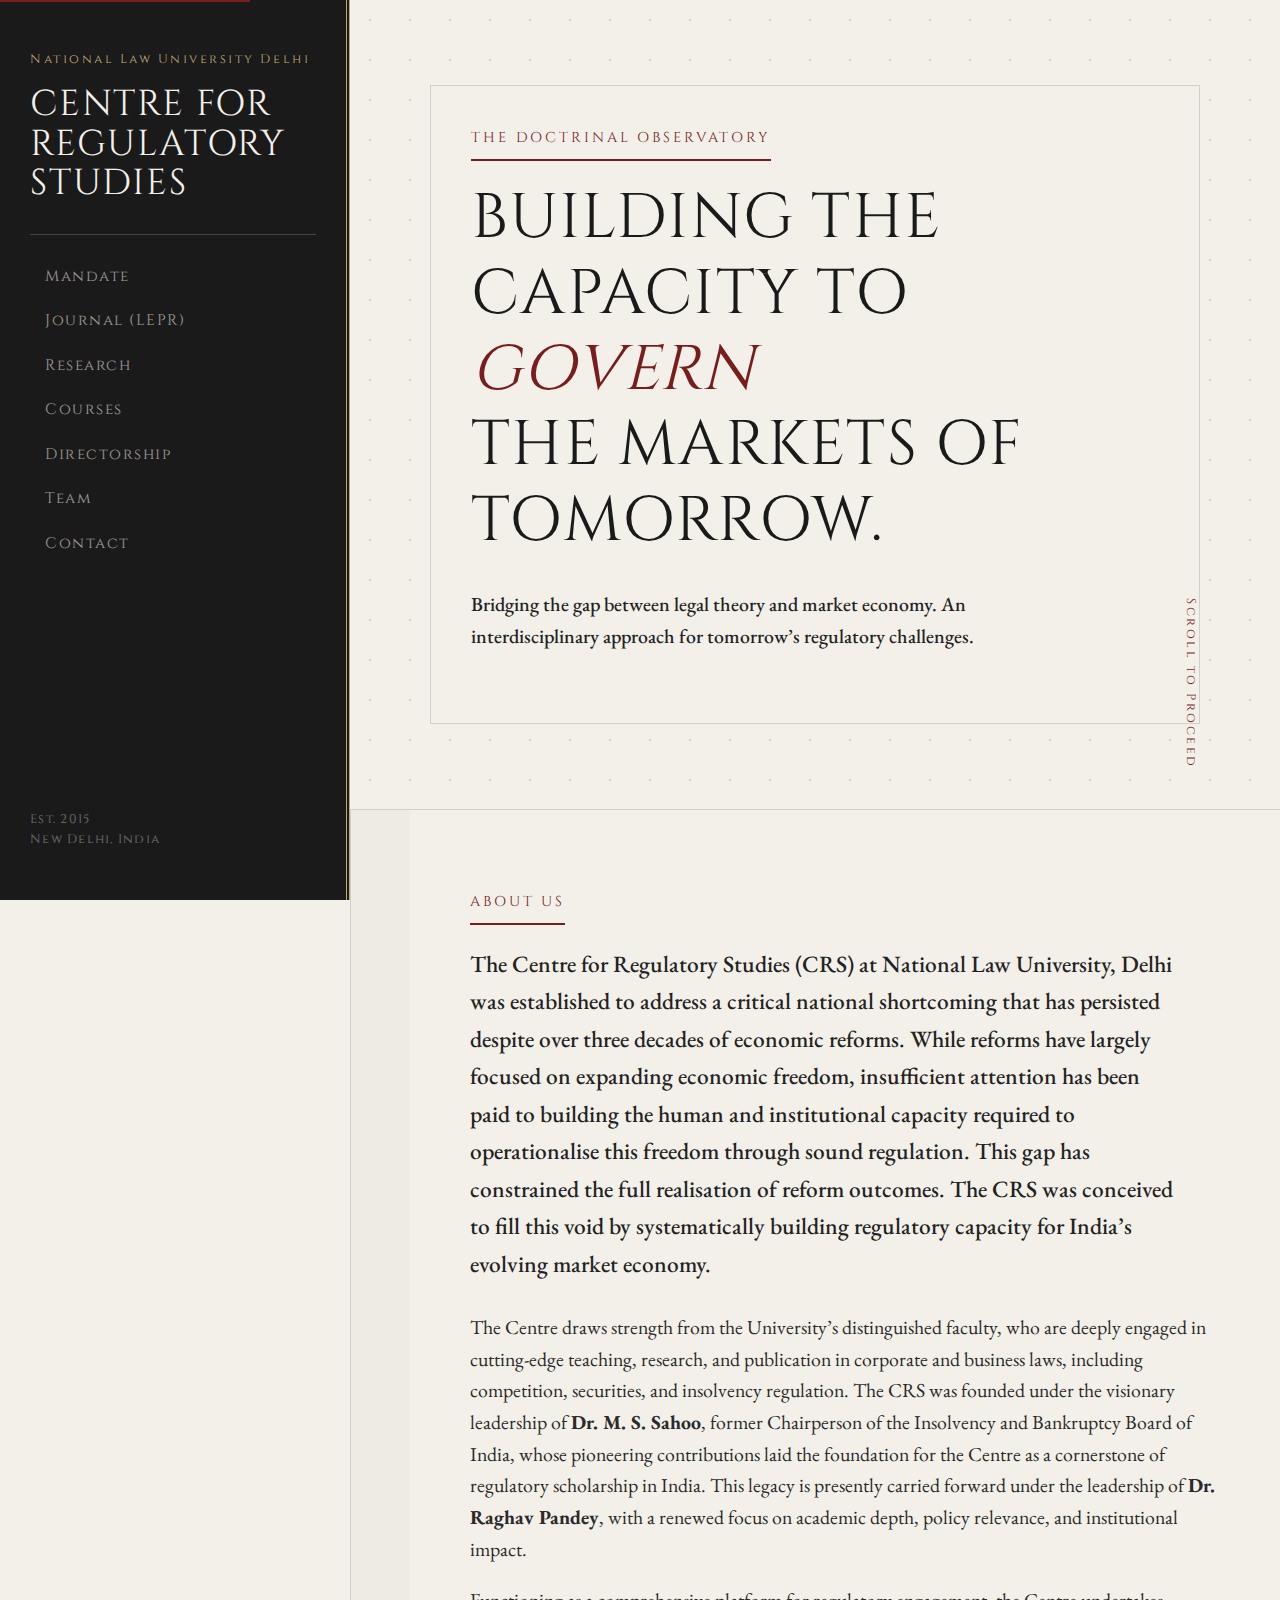
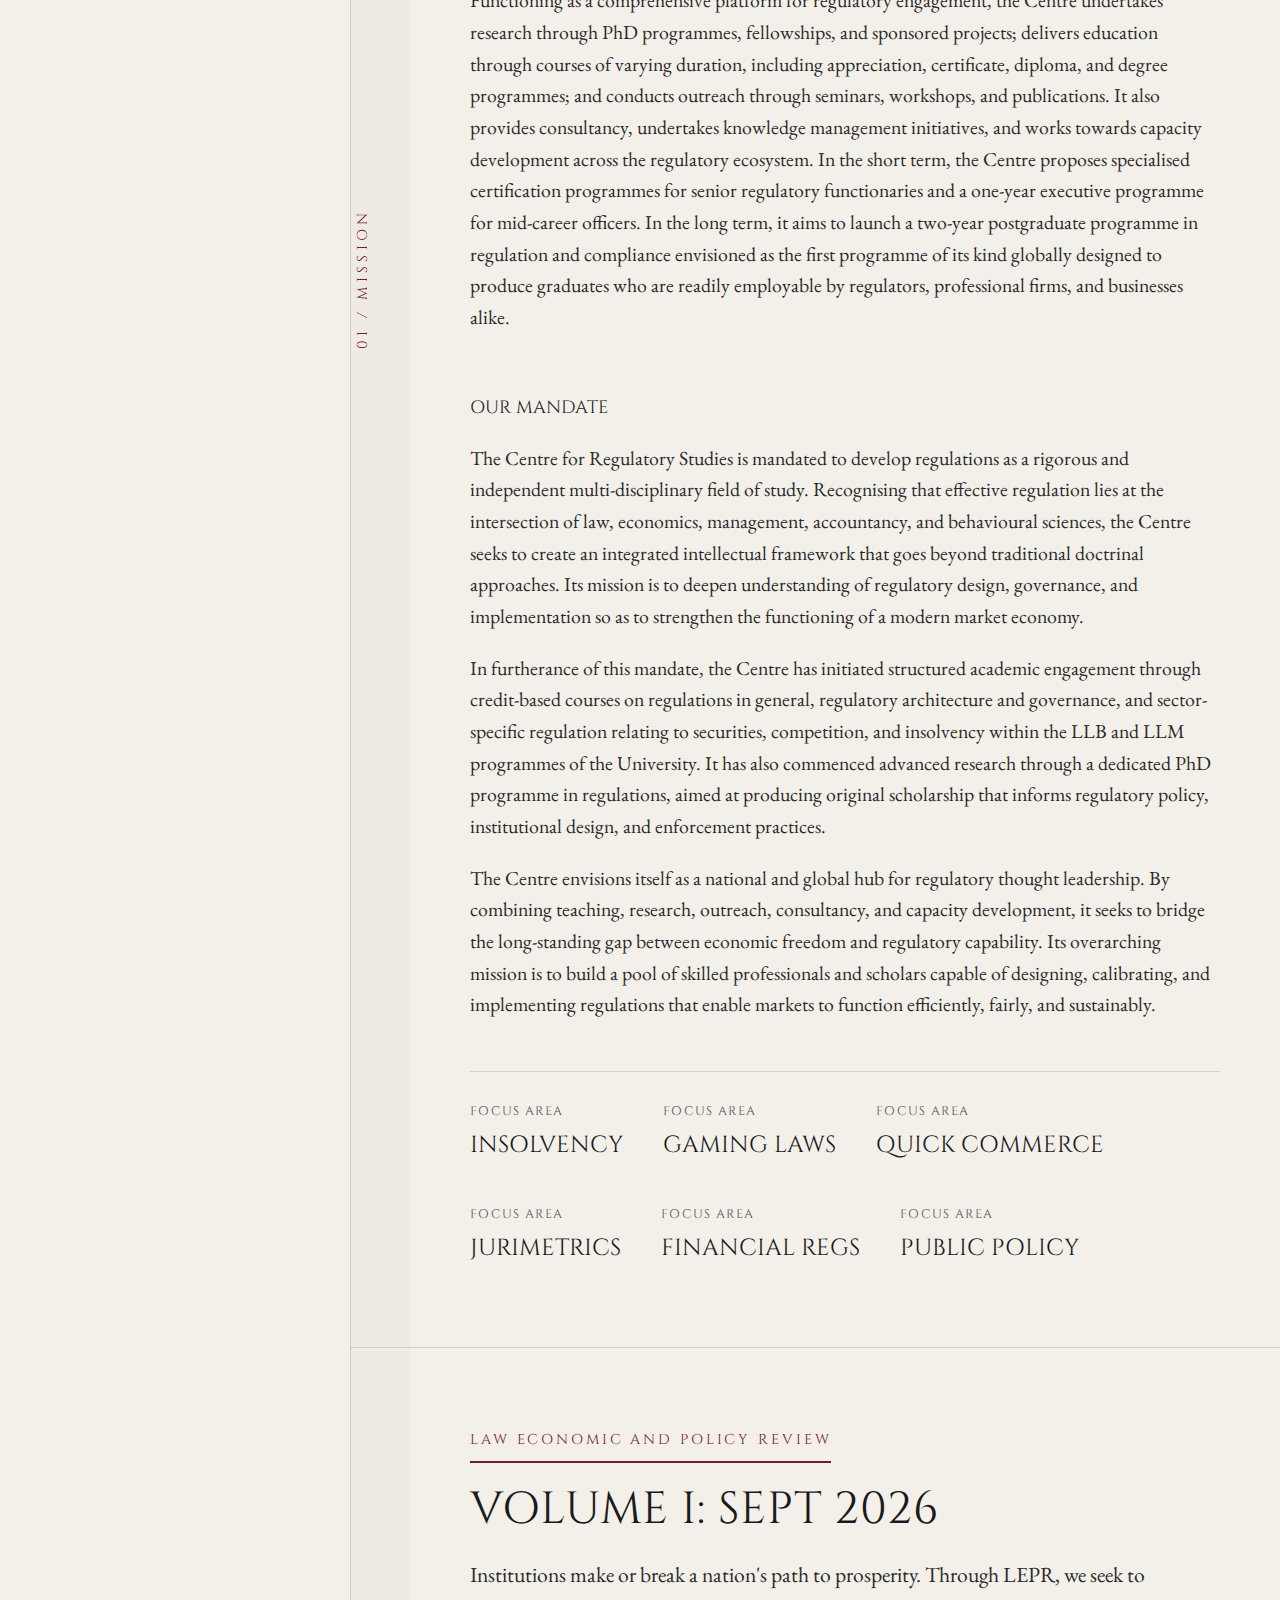
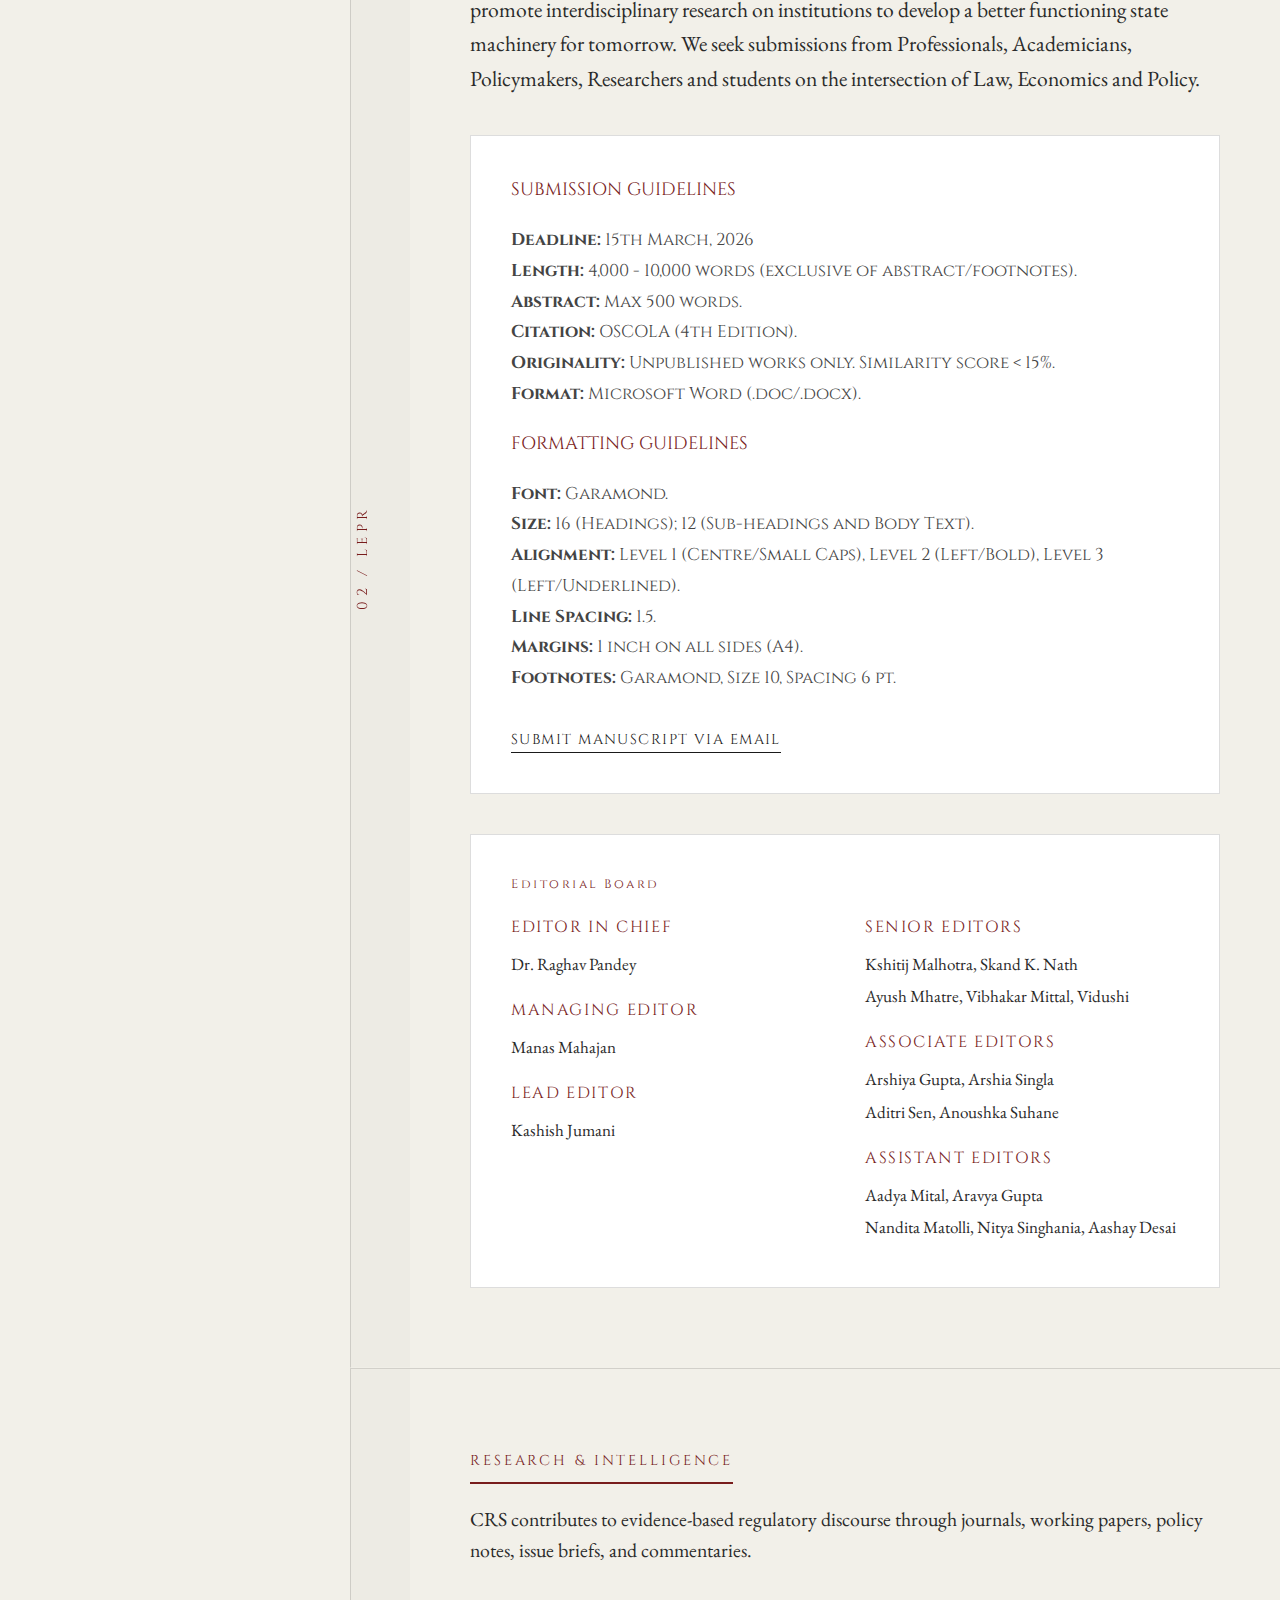
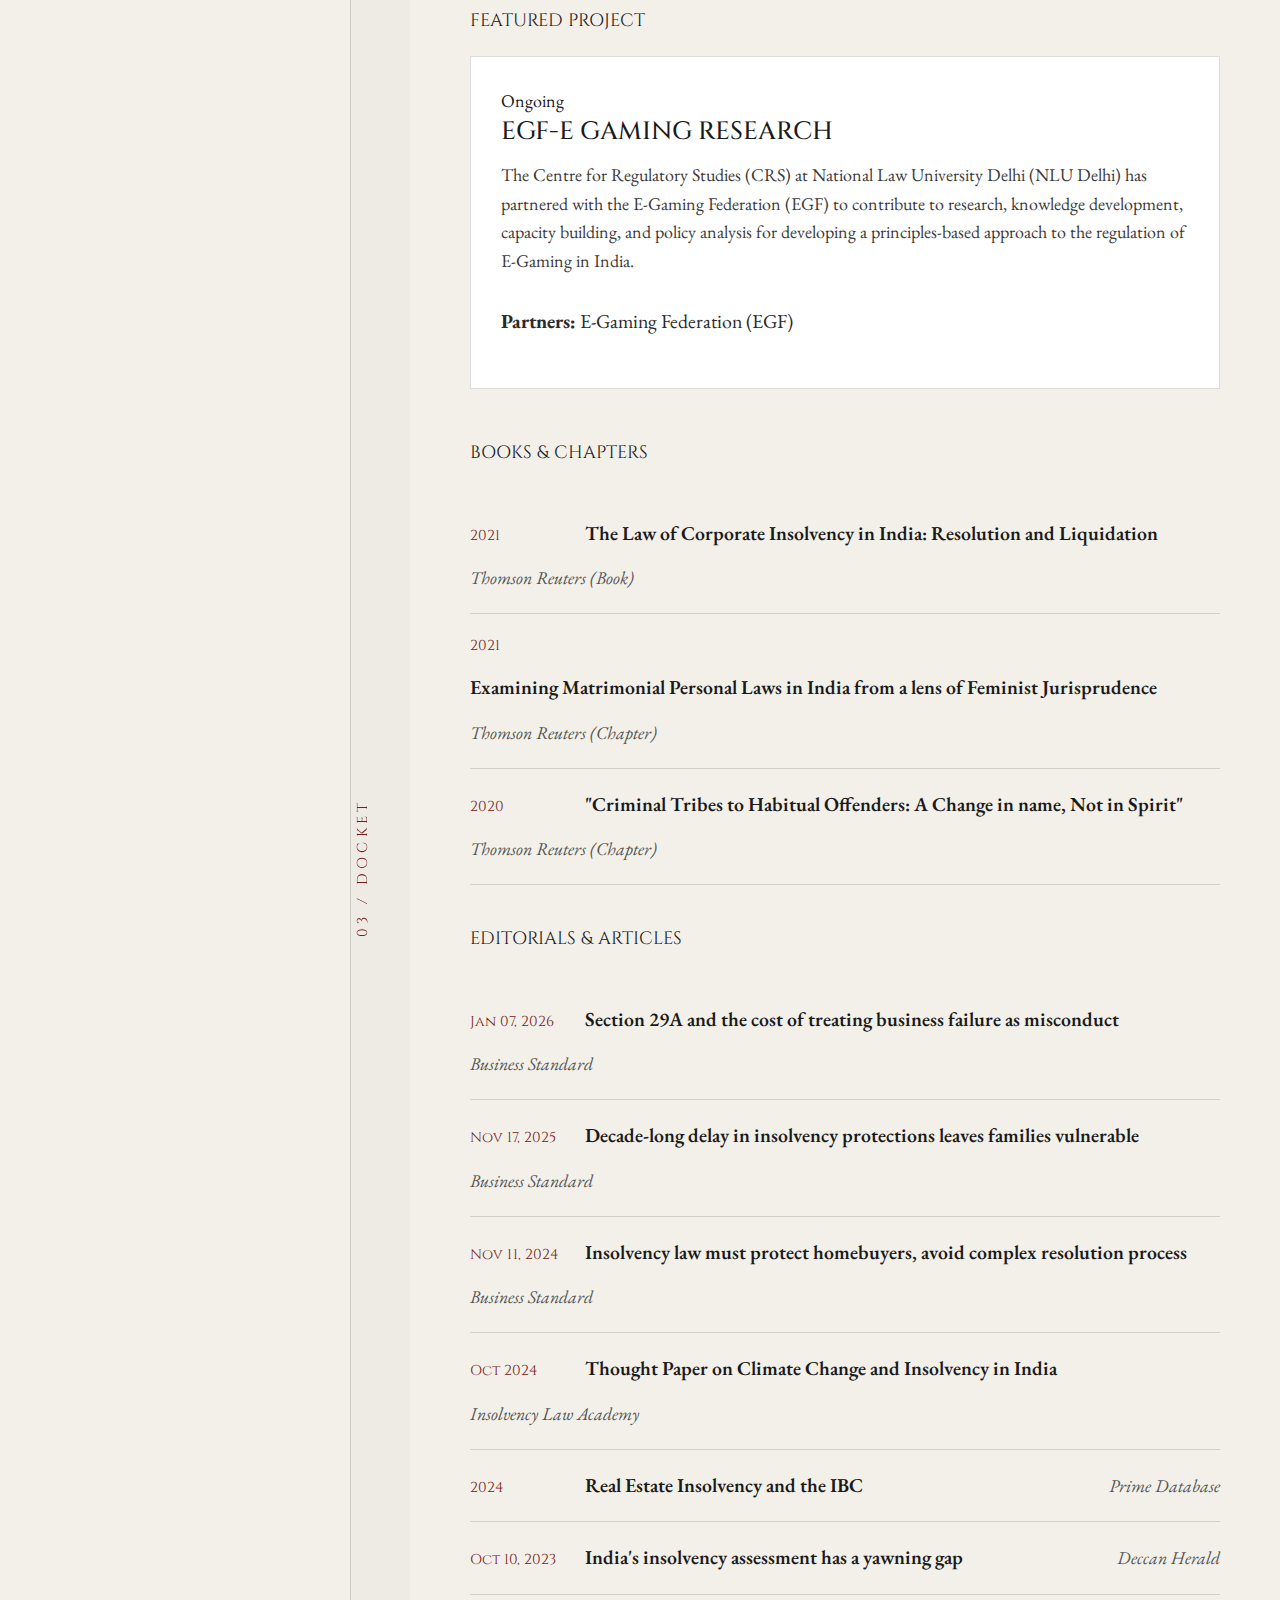
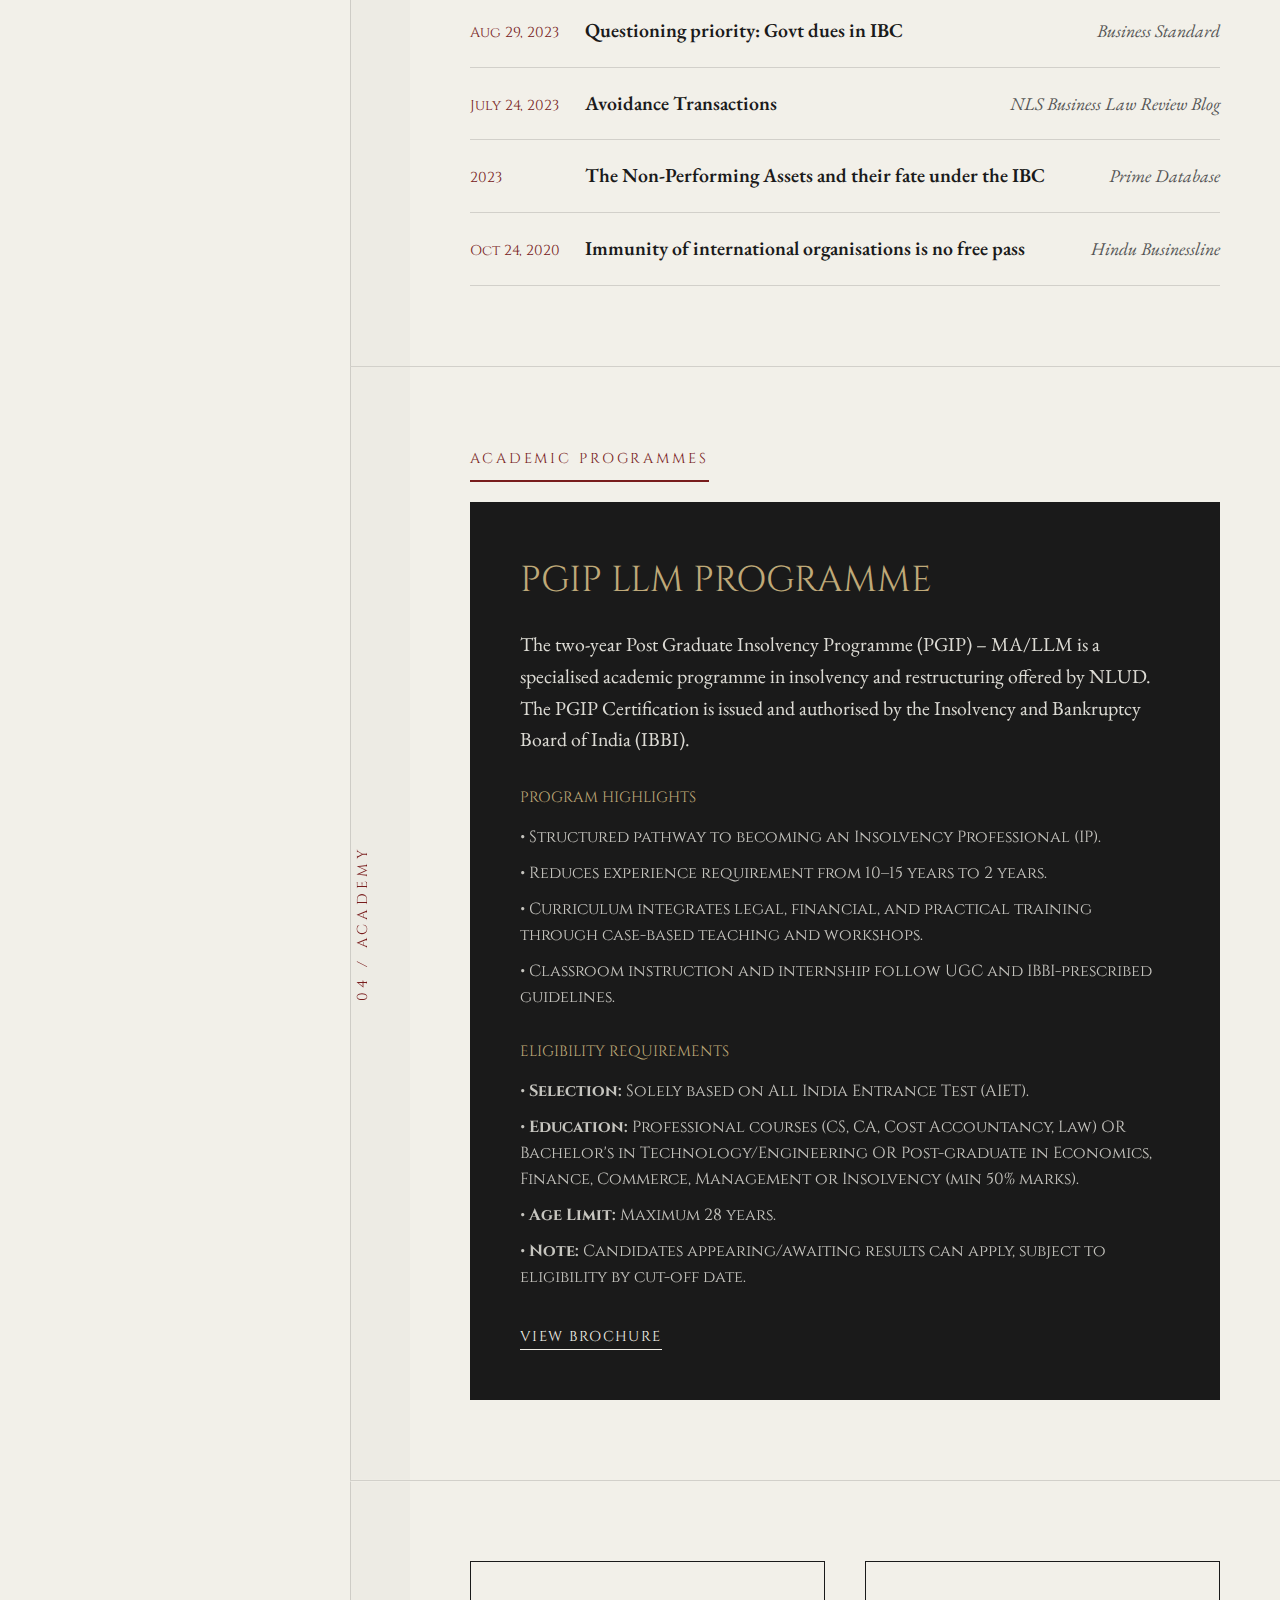
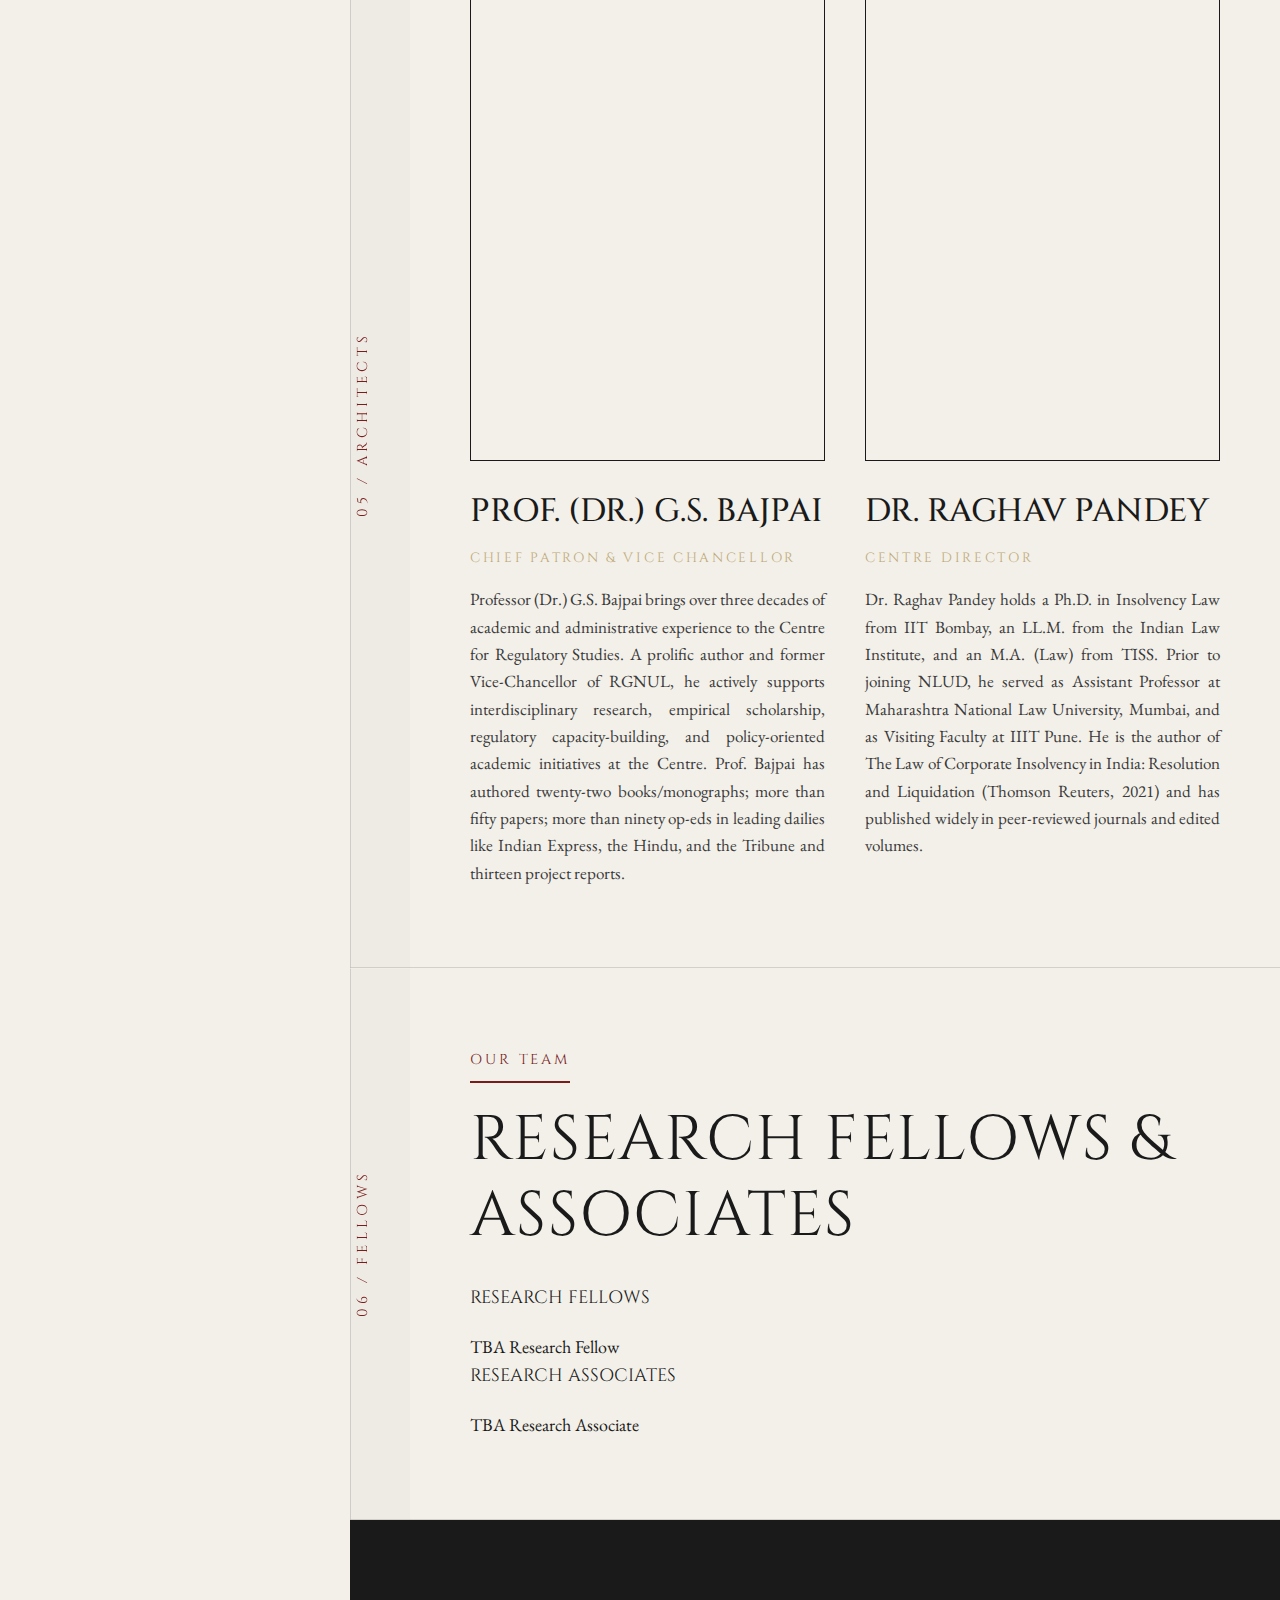
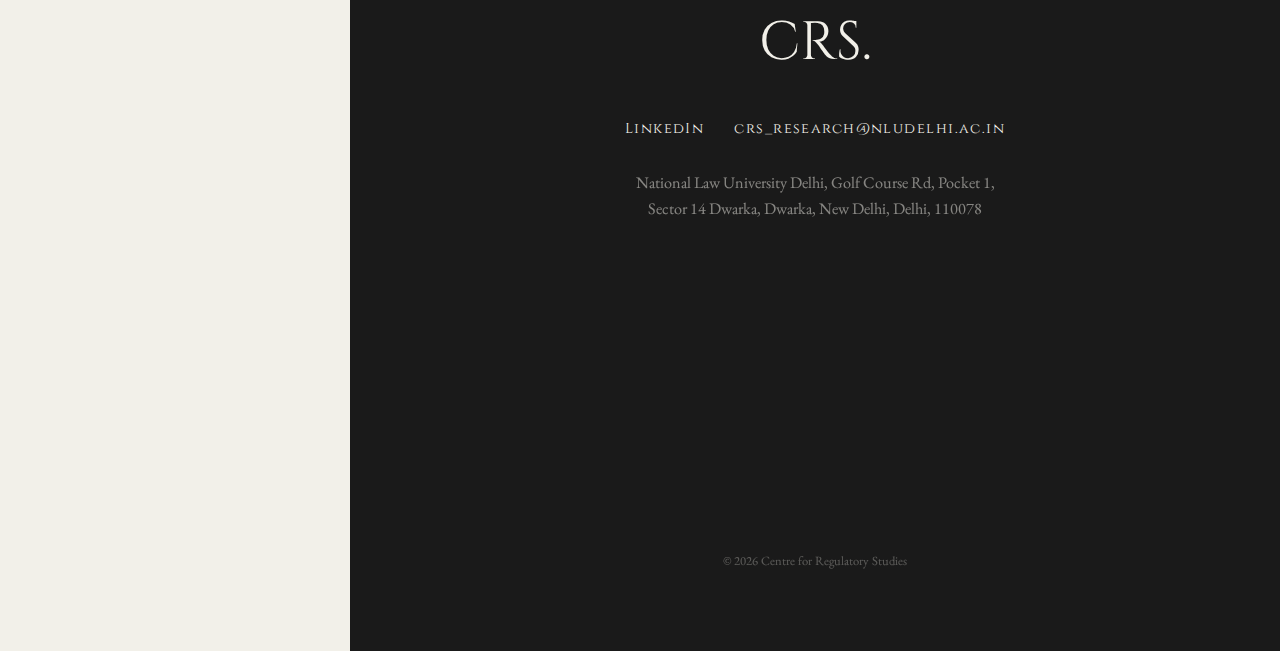
<file: index.html>
<!DOCTYPE html>
<html lang="en">
<head>
    <meta charset="UTF-8">
    <meta name="viewport" content="width=device-width, initial-scale=1.0">
    <title>Centre for Regulatory Studies | NLU Delhi</title>

    <!-- Favicon -->
    <link rel="icon" type="image/svg+xml" href="favicon.svg">

    <!-- SEO Meta Tags -->
    <meta name="description" content="Centre for Regulatory Studies at National Law University Delhi - Building capacity for sound economic regulation through research, LEPR journal, PGIP LLM programs, and policy analysis on insolvency, e-gaming, and financial regulation.">
    <meta name="keywords" content="regulatory studies, insolvency law, PGIP LLM, NLU Delhi, e-gaming regulation, LEPR journal, economic regulation, policy research">
    <meta name="author" content="Centre for Regulatory Studies, NLU Delhi">
    <link rel="canonical" href="https://www.regulatorystudies.in/">

    <!-- Open Graph / Social Media Meta Tags -->
    <meta property="og:type" content="website">
    <meta property="og:url" content="https://www.regulatorystudies.in/">
    <meta property="og:title" content="Centre for Regulatory Studies | NLU Delhi">
    <meta property="og:description" content="Building capacity for sound economic regulation through interdisciplinary research, academic programs, and policy analysis.">
    <meta property="og:site_name" content="Centre for Regulatory Studies">

    <!-- Twitter Card Meta Tags -->
    <meta name="twitter:card" content="summary_large_image">
    <meta name="twitter:title" content="Centre for Regulatory Studies | NLU Delhi">
    <meta name="twitter:description" content="Building capacity for sound economic regulation through research and education.">

    <!-- Fonts: Cinzel (Roman Authority), EB Garamond (The Text) -->
    <link href="https://fonts.googleapis.com/css2?family=Cinzel:wght@400;500;700;900&family=EB+Garamond:ital,wght@0,400;0,500;0,600;1,400;1,500&display=swap" rel="stylesheet">
    <!-- FontAwesome -->
    <link rel="stylesheet" href="https://cdnjs.cloudflare.com/ajax/libs/font-awesome/6.4.0/css/all.min.css">

    <!-- External Stylesheet -->
    <link rel="stylesheet" href="styles.css">

    <!-- Schema.org Structured Data -->
    <script type="application/ld+json">
    {
      "@context": "https://schema.org",
      "@type": "EducationalOrganization",
      "name": "Centre for Regulatory Studies",
      "alternateName": "CRS",
      "url": "https://www.regulatorystudies.in",
      "logo": "https://www.regulatorystudies.in/favicon.svg",
      "description": "Building capacity for sound economic regulation through interdisciplinary research, academic programs, and policy analysis on insolvency, e-gaming, and financial regulation.",
      "foundingDate": "2015",
      "address": {
        "@type": "PostalAddress",
        "streetAddress": "Golf Course Rd, Pocket 1, Sector 14 Dwarka",
        "addressLocality": "New Delhi",
        "addressRegion": "Delhi",
        "postalCode": "110078",
        "addressCountry": "IN"
      },
      "parentOrganization": {
        "@type": "EducationalOrganization",
        "name": "National Law University Delhi",
        "url": "https://nludelhi.ac.in"
      },
      "contactPoint": {
        "@type": "ContactPoint",
        "email": "crs_research@nludelhi.ac.in",
        "contactType": "Research Inquiries"
      },
      "sameAs": [
        "https://www.linkedin.com/company/centre-for-regulatory-studies/"
      ],
      "department": [
        {
          "@type": "Organization",
          "name": "Law Economic and Policy Review (LEPR)",
          "description": "Interdisciplinary journal promoting research on institutions for better state machinery"
        }
      ],
      "employee": [
        {
          "@type": "Person",
          "name": "Prof. G.S. Bajpai",
          "jobTitle": "Chief Patron & Vice Chancellor",
          "description": "Over three decades of academic and administrative experience. Prolific author with twenty-two books/monographs and more than fifty papers."
        },
        {
          "@type": "Person",
          "name": "Dr. Raghav Pandey",
          "jobTitle": "Centre Director",
          "description": "Ph.D. in Insolvency Law from IIT Bombay. Author of The Law of Corporate Insolvency in India: Resolution and Liquidation (Thomson Reuters, 2021)."
        }
      ],
      "keywords": "regulatory studies, insolvency law, PGIP LLM, e-gaming regulation, LEPR journal, economic regulation, policy research"
    }
    </script>
</head>
<body>

    <!-- Skip to main content link for accessibility -->
    <a href="#main-content" class="skip-to-content">Skip to main content</a>

    <div class="chancery-layout">
        
        <!-- SIDEBAR (Fixed Book Cover) -->
        <aside class="sidebar-panel" role="complementary" aria-label="Site navigation">
            <div>
                <div class="brand-block">
                    <span class="brand-sub">National Law University Delhi</span>
                    <h1 class="brand-main">Centre for<br>Regulatory<br>Studies</h1>
                </div>

                <nav class="nav-vertical" role="navigation" aria-label="Main navigation">
                    <a href="#mandate" class="nav-item">Mandate</a>
                    <a href="#journal" class="nav-item">Journal (LEPR)</a>
                    <a href="#research" class="nav-item">Research</a>
                    <a href="#courses" class="nav-item">Courses</a>
                    <a href="#directors" class="nav-item">Directorship</a>
                    <a href="#team" class="nav-item">Team</a>
                    <a href="#contact" class="nav-item">Contact</a>
                </nav>
            </div>

            <div class="sidebar-footer">
                Est. 2015 <br> New Delhi, India
            </div>
        </aside>

        <!-- CONTENT SCROLL -->
        <main class="content-panel" id="main-content" role="main">
            
            <!-- HERO -->
            <header class="hero-header">
                <div class="hero-overlay">
                    <span class="section-marker">The Doctrinal Observatory</span>
                    <h2 class="display-title">
                        Building the capacity to <br>
                        <i class="text-oxblood">Govern</i> <br>
                        the markets of tomorrow.
                    </h2>
                    <p class="lead-paragraph hero-intro">
                        Bridging the gap between legal theory and market economy. An interdisciplinary approach for tomorrow’s regulatory challenges.
                    </p>
                </div>
                <div class="scroll-hint">Scroll to Proceed</div>
            </header>

            <!-- MANDATE SECTION -->
            <section id="mandate" class="section-wrapper">
                <div class="vertical-label">01 / Mission</div>
                <div class="section-inner">
                    <span class="section-marker">About Us</span>
                    <p class="lead-paragraph">
                        The Centre for Regulatory Studies (CRS) at National Law University, Delhi was established to address a critical national shortcoming that has persisted despite over three decades of economic reforms. While reforms have largely focused on expanding economic freedom, insufficient attention has been paid to building the human and institutional capacity required to operationalise this freedom through sound regulation. This gap has constrained the full realisation of reform outcomes. The CRS was conceived to fill this void by systematically building regulatory capacity for India’s evolving market economy.
                    </p>
                    <p class="body-text">
                        The Centre draws strength from the University’s distinguished faculty, who are deeply engaged in cutting-edge teaching, research, and publication in corporate and business laws, including competition, securities, and insolvency regulation. The CRS was founded under the visionary leadership of <strong>Dr. M. S. Sahoo</strong>, former Chairperson of the Insolvency and Bankruptcy Board of India, whose pioneering contributions laid the foundation for the Centre as a cornerstone of regulatory scholarship in India. This legacy is presently carried forward under the leadership of <strong>Dr. Raghav Pandey</strong>, with a renewed focus on academic depth, policy relevance, and institutional impact.
                    </p>
                    <p class="body-text">
                        Functioning as a comprehensive platform for regulatory engagement, the Centre undertakes research through PhD programmes, fellowships, and sponsored projects; delivers education through courses of varying duration, including appreciation, certificate, diploma, and degree programmes; and conducts outreach through seminars, workshops, and publications. It also provides consultancy, undertakes knowledge management initiatives, and works towards capacity development across the regulatory ecosystem. In the short term, the Centre proposes specialised certification programmes for senior regulatory functionaries and a one-year executive programme for mid-career officers. In the long term, it aims to launch a two-year postgraduate programme in regulation and compliance envisioned as the first programme of its kind globally designed to produce graduates who are readily employable by regulators, professional firms, and businesses alike.
                    </p>

                    <h4 class="section-heading" style="margin-top: 60px;">Our Mandate</h4>
                    <p class="body-text">
                        The Centre for Regulatory Studies is mandated to develop regulations as a rigorous and independent multi-disciplinary field of study. Recognising that effective regulation lies at the intersection of law, economics, management, accountancy, and behavioural sciences, the Centre seeks to create an integrated intellectual framework that goes beyond traditional doctrinal approaches. Its mission is to deepen understanding of regulatory design, governance, and implementation so as to strengthen the functioning of a modern market economy.
                    </p>
                    <p class="body-text">
                        In furtherance of this mandate, the Centre has initiated structured academic engagement through credit-based courses on regulations in general, regulatory architecture and governance, and sector-specific regulation relating to securities, competition, and insolvency within the LLB and LLM programmes of the University. It has also commenced advanced research through a dedicated PhD programme in regulations, aimed at producing original scholarship that informs regulatory policy, institutional design, and enforcement practices.
                    </p>
                    <p class="body-text">
                        The Centre envisions itself as a national and global hub for regulatory thought leadership. By combining teaching, research, outreach, consultancy, and capacity development, it seeks to bridge the long-standing gap between economic freedom and regulatory capability. Its overarching mission is to build a pool of skilled professionals and scholars capable of designing, calibrating, and implementing regulations that enable markets to function efficiently, fairly, and sustainably.
                    </p>

                    <div class="meta-data-row">
                        <div>
                            <div class="meta-data">Focus Area</div>
                            <h3 class="focus-area-title">Insolvency</h3>
                        </div>
                        <div>
                            <div class="meta-data">Focus Area</div>
                            <h3 class="focus-area-title">Gaming Laws</h3>
                        </div>
                        <div>
                            <div class="meta-data">Focus Area</div>
                            <h3 class="focus-area-title">Quick Commerce</h3>
                        </div>
                        <div>
                            <div class="meta-data">Focus Area</div>
                            <h3 class="focus-area-title">Jurimetrics</h3>
                        </div>
                        <div>
                            <div class="meta-data">Focus Area</div>
                            <h3 class="focus-area-title">Financial Regs</h3>
                        </div>
                        <div>
                            <div class="meta-data">Focus Area</div>
                            <h3 class="focus-area-title">Public Policy</h3>
                        </div>
                    </div>
                </div>
            </section>

            <!-- JOURNAL SECTION -->
            <section id="journal" class="section-wrapper">
                <div class="vertical-label">02 / LEPR</div>
                <div class="section-inner">
                    <span class="section-marker">Law Economic and Policy Review</span>
                    <h2 class="display-title journal-title">Volume I: <time datetime="2026-09">Sept 2026</time></h2>
                    <p class="body-text journal-intro">
                        Institutions make or break a nation's path to prosperity. Through LEPR, we seek to promote interdisciplinary research on institutions to develop a better functioning state machinery for tomorrow. We seek submissions from Professionals, Academicians, Policymakers, Researchers and students on the intersection of Law, Economics and Policy.
                    </p>

                    <div class="guidelines-box">
                        <h4 class="guidelines-title">Submission Guidelines</h4>
                        <ul class="guidelines-list">
                            <li><strong>Deadline:</strong> <time datetime="2026-03-15">15th March, 2026</time></li>
                            <li><strong>Length:</strong> 4,000 - 10,000 words (exclusive of abstract/footnotes).</li>
                            <li><strong>Abstract:</strong> Max 500 words.</li>
                            <li><strong>Citation:</strong> OSCOLA (4th Edition).</li>
                            <li><strong>Originality:</strong> Unpublished works only. Similarity score < 15%.</li>
                            <li><strong>Format:</strong> Microsoft Word (.doc/.docx).</li>
                        </ul>

                        <h4 class="guidelines-title editor-subtitle">Formatting Guidelines</h4>
                        <ul class="guidelines-list">
                            <li><strong>Font:</strong> Garamond.</li>
                            <li><strong>Size:</strong> 16 (Headings); 12 (Sub-headings and Body Text).</li>
                            <li><strong>Alignment:</strong> Level 1 (Centre/Small Caps), Level 2 (Left/Bold), Level 3 (Left/Underlined).</li>
                            <li><strong>Line Spacing:</strong> 1.5.</li>
                            <li><strong>Margins:</strong> 1 inch on all sides (A4).</li>
                            <li><strong>Footnotes:</strong> Garamond, Size 10, Spacing 6 pt.</li>
                        </ul>

                        <div class="submit-section">
                            <a href="mailto:crs_research@nludelhi.ac.in" class="btn-link">Submit Manuscript via Email</a>
                        </div>
                    </div>

                    <!-- EDITORIAL TEAM -->
                    <div class="editorial-box">
                        <span class="card-type">Editorial Board</span>
                        <div class="team-grid-text">
                            <div class="team-list-group">
                                <h5>Editor in Chief</h5>
                                <ul><li>Dr. Raghav Pandey</li></ul>
                                <h5 class="editor-subtitle">Managing Editor</h5>
                                <ul><li>Manas Mahajan</li></ul>
                                <h5 class="editor-subtitle">Lead Editor</h5>
                                <ul><li>Kashish Jumani</li></ul>
                            </div>
                            <div class="team-list-group">
                                <h5>Senior Editors</h5>
                                <ul>
                                    <li>Kshitij Malhotra, Skand K. Nath</li>
                                    <li>Ayush Mhatre, Vibhakar Mittal, Vidushi</li>
                                </ul>
                                <h5 class="editor-subtitle">Associate Editors</h5>
                                <ul>
                                    <li>Arshiya Gupta, Arshia Singla</li>
                                    <li>Aditri Sen, Anoushka Suhane</li>
                                </ul>
                                <h5 class="editor-subtitle">Assistant Editors</h5>
                                <ul>
                                    <li>Aadya Mital, Aravya Gupta</li>
                                    <li>Nandita Matolli, Nitya Singhania, Aashay Desai</li>
                                </ul>
                            </div>
                        </div>
                    </div>
                </div>
            </section>

            <!-- RESEARCH SECTION -->
            <section id="research" class="section-wrapper">
                <div class="vertical-label">03 / Docket</div>
                <div class="section-inner">
                    <span class="section-marker">Research & Intelligence</span>
                    <p class="body-text research-intro">
                        CRS contributes to evidence-based regulatory discourse through journals, working papers, policy notes, issue briefs, and commentaries.
                    </p>

                    <h4 class="section-heading">Featured Project</h4>
                    <div class="project-box">
                        <span class="status-badge ongoing">Ongoing</span>
                        <h3 class="card-title">EGF-E Gaming Research</h3>
                        <p class="card-excerpt">
                            The Centre for Regulatory Studies (CRS) at National Law University Delhi (NLU Delhi) has partnered with the E-Gaming Federation (EGF) to contribute to research, knowledge development, capacity building, and policy analysis for developing a principles-based approach to the regulation of E-Gaming in India.
                        </p>
                        <p class="body-text"><strong>Partners:</strong> E-Gaming Federation (EGF)</p>
                    </div>

                    <h4 class="section-heading">Books & Chapters</h4>
                    <ul class="pub-list">
                        <li class="pub-item">
                            <time class="pub-date" datetime="2021">2021</time>
                            <span class="pub-title">The Law of Corporate Insolvency in India: Resolution and Liquidation</span>
                            <span class="pub-source">Thomson Reuters (Book)</span>
                        </li>
                        <li class="pub-item">
                            <time class="pub-date" datetime="2021">2021</time>
                            <span class="pub-title">Examining Matrimonial Personal Laws in India from a lens of Feminist Jurisprudence</span>
                            <span class="pub-source">Thomson Reuters (Chapter)</span>
                        </li>
                        <li class="pub-item">
                            <time class="pub-date" datetime="2020">2020</time>
                            <span class="pub-title">"Criminal Tribes to Habitual Offenders: A Change in name, Not in Spirit"</span>
                            <span class="pub-source">Thomson Reuters (Chapter)</span>
                        </li>
                    </ul>

                    <h4 class="section-heading-spaced">Editorials & Articles</h4>
                    <ul class="pub-list">
                        <li class="pub-item">
                            <time class="pub-date" datetime="2026-01-07">Jan 07, 2026</time>
                            <span class="pub-title">Section 29A and the cost of treating business failure as misconduct</span>
                            <span class="pub-source">Business Standard</span>
                        </li>
                        <li class="pub-item">
                            <time class="pub-date" datetime="2025-11-17">Nov 17, 2025</time>
                            <span class="pub-title">Decade-long delay in insolvency protections leaves families vulnerable</span>
                            <span class="pub-source">Business Standard</span>
                        </li>
                        <li class="pub-item">
                            <time class="pub-date" datetime="2024-11-11">Nov 11, 2024</time>
                            <span class="pub-title">Insolvency law must protect homebuyers, avoid complex resolution process</span>
                            <span class="pub-source">Business Standard</span>
                        </li>
                        <li class="pub-item">
                            <time class="pub-date" datetime="2024-10">Oct 2024</time>
                            <span class="pub-title">Thought Paper on Climate Change and Insolvency in India</span>
                            <span class="pub-source">Insolvency Law Academy</span>
                        </li>
                        <li class="pub-item">
                            <time class="pub-date" datetime="2024">2024</time>
                            <span class="pub-title">Real Estate Insolvency and the IBC</span>
                            <span class="pub-source">Prime Database</span>
                        </li>
                        <li class="pub-item">
                            <time class="pub-date" datetime="2023-10-10">Oct 10, 2023</time>
                            <span class="pub-title">India's insolvency assessment has a yawning gap</span>
                            <span class="pub-source">Deccan Herald</span>
                        </li>
                        <li class="pub-item">
                            <time class="pub-date" datetime="2023-08-29">Aug 29, 2023</time>
                            <span class="pub-title">Questioning priority: Govt dues in IBC</span>
                            <span class="pub-source">Business Standard</span>
                        </li>
                        <li class="pub-item">
                            <time class="pub-date" datetime="2023-07-24">July 24, 2023</time>
                            <span class="pub-title">Avoidance Transactions</span>
                            <span class="pub-source">NLS Business Law Review Blog</span>
                        </li>
                        <li class="pub-item">
                            <time class="pub-date" datetime="2023">2023</time>
                            <span class="pub-title">The Non-Performing Assets and their fate under the IBC</span>
                            <span class="pub-source">Prime Database</span>
                        </li>
                        <li class="pub-item">
                            <time class="pub-date" datetime="2020-10-24">Oct 24, 2020</time>
                            <span class="pub-title">Immunity of international organisations is no free pass</span>
                            <span class="pub-source">Hindu Businessline</span>
                        </li>
                    </ul>
                </div>
            </section>

            <!-- COURSES SECTION -->
            <section id="courses" class="section-wrapper">
                <div class="vertical-label">04 / Academy</div>
                <div class="section-inner">
                    <span class="section-marker">Academic Programmes</span>
                    <div style="background: var(--ink); color: var(--vellum); padding: 50px;">
                        <h3 style="font-size: 2rem; color: var(--gold-thread); margin-bottom: 20px;">PGIP LLM Programme</h3>
                        <p style="font-size: 1.1rem; opacity: 0.9; margin-bottom: 30px;">
                            The two-year Post Graduate Insolvency Programme (PGIP) – MA/LLM is a specialised academic programme in insolvency and restructuring offered by NLUD. The PGIP Certification is issued and authorised by the Insolvency and Bankruptcy Board of India (IBBI).
                        </p>

                        <h5 class="program-section-title">Program Highlights</h5>
                        <ul class="program-list">
                            <li>&bull; Structured pathway to becoming an Insolvency Professional (IP).</li>
                            <li>&bull; Reduces experience requirement from 10–15 years to 2 years.</li>
                            <li>&bull; Curriculum integrates legal, financial, and practical training through case-based teaching and workshops.</li>
                            <li>&bull; Classroom instruction and internship follow UGC and IBBI-prescribed guidelines.</li>
                        </ul>

                        <h5 class="program-section-title">Eligibility Requirements</h5>
                        <ul class="program-list">
                            <li>&bull; <strong>Selection:</strong> Solely based on All India Entrance Test (AIET).</li>
                            <li>&bull; <strong>Education:</strong> Professional courses (CS, CA, Cost Accountancy, Law) OR Bachelor's in Technology/Engineering OR Post-graduate in Economics, Finance, Commerce, Management or Insolvency (min 50% marks).</li>
                            <li>&bull; <strong>Age Limit:</strong> Maximum 28 years.</li>
                            <li>&bull; <strong>Note:</strong> Candidates appearing/awaiting results can apply, subject to eligibility by cut-off date.</li>
                        </ul>
                        <a href="https://nludelhi.ac.in" class="btn-link btn-link-light">View Brochure</a>
                    </div>
                </div>
            </section>

            <!-- DIRECTORS SECTION -->
            <section id="directors" class="section-wrapper">
                <div class="vertical-label">05 / Architects</div>
                <div class="section-inner">
                    <div class="portrait-layout">
                        
                        <!-- Person 1 -->
                        <div class="portrait-box">
                            <div class="img-frame">
                                <img src="images/prof_bajpai.jpg" alt="Portrait of Professor G.S. Bajpai, Vice Chancellor of NLU Delhi and Chief Patron of Centre for Regulatory Studies" loading="lazy">
                            </div>
                            <h3 class="person-name">Prof. (Dr.) G.S. Bajpai</h3>
                            <span class="person-role">Chief Patron & Vice Chancellor</span>
                            <p class="person-bio">
                                Professor (Dr.) G.S. Bajpai brings over three decades of academic and administrative experience to the Centre for Regulatory Studies. A prolific author and former Vice-Chancellor of RGNUL, he actively supports interdisciplinary research, empirical scholarship, regulatory capacity-building, and policy-oriented academic initiatives at the Centre. Prof. Bajpai has authored twenty-two books/monographs; more than fifty papers; more than ninety op-eds in leading dailies like Indian Express, the Hindu, and the Tribune and thirteen project reports.
                            </p>
                        </div>

                        <!-- Person 2 -->
                        <div class="portrait-box">
                            <div class="img-frame">
                                <img src="images/dr_pandey.jpg" alt="Portrait of Dr. Raghav Pandey, Director of Centre for Regulatory Studies at NLU Delhi" loading="lazy">
                            </div>
                            <h3 class="person-name">Dr. Raghav Pandey</h3>
                            <span class="person-role">Centre Director</span>
                            <p class="person-bio">
                                Dr. Raghav Pandey holds a Ph.D. in Insolvency Law from IIT Bombay, an LL.M. from the Indian Law Institute, and an M.A. (Law) from TISS. Prior to joining NLUD, he served as Assistant Professor at Maharashtra National Law University, Mumbai, and as Visiting Faculty at IIIT Pune. He is the author of The Law of Corporate Insolvency in India: Resolution and Liquidation (Thomson Reuters, 2021) and has published widely in peer-reviewed journals and edited volumes.
                            </p>
                        </div>

                    </div>
                </div>
            </section>

            <!-- TEAM MEMBERS SECTION -->
            <section id="team" class="section-wrapper">
                <div class="vertical-label">06 / Fellows</div>
                <div class="section-inner">
                    <span class="section-marker">Our Team</span>
                    <h2 class="display-title">Research Fellows & Associates</h2>

                    <div class="team-members-grid">
                        <!-- Research Fellows -->
                        <div class="team-category">
                            <h4 class="section-heading">Research Fellows</h4>
                            <ul class="team-member-list">
                                <li class="team-member-item">
                                    <span class="member-name">TBA</span>
                                    <span class="member-role">Research Fellow</span>
                                </li>
                                <!-- Additional fellows to be added -->
                            </ul>
                        </div>

                        <!-- Research Associates -->
                        <div class="team-category">
                            <h4 class="section-heading">Research Associates</h4>
                            <ul class="team-member-list">
                                <li class="team-member-item">
                                    <span class="member-name">TBA</span>
                                    <span class="member-role">Research Associate</span>
                                </li>
                                <!-- Additional associates to be added -->
                            </ul>
                        </div>
                    </div>
                </div>
            </section>

            <!-- FOOTER -->
            <footer id="contact" class="footer-simple" role="contentinfo">
                <h2 class="footer-seal">CRS.</h2>
                <div class="footer-nav">
                    <a href="https://www.linkedin.com/company/centre-for-regulatory-studies/">LinkedIn</a>
                    <a href="mailto:crs_research@nludelhi.ac.in">crs_research@nludelhi.ac.in</a>
                </div>
                <p class="footer-address">
                    National Law University Delhi, Golf Course Rd, Pocket 1,<br>
                    Sector 14 Dwarka, Dwarka, New Delhi, Delhi, 110078
                </p>

                <!-- Google Maps Embed -->
                <div class="map-container">
                    <iframe
                        src="https://www.google.com/maps/embed?pb=!1m18!1m12!1m3!1d3501.2819764858837!2d77.03987631508236!3d28.657569182415897!2m3!1f0!2f0!3f0!3m2!1i1024!2i768!4f13.1!3m3!1m2!1s0x390d05dd375e5a55%3A0x108adaa3abe4bd07!2sNational%20Law%20University%20Delhi!5e0!3m2!1sen!2sin!4v1644000000000!5m2!1sen!2sin"
                        width="100%"
                        height="300"
                        style="border:0;"
                        allowfullscreen=""
                        loading="lazy"
                        referrerpolicy="no-referrer-when-downgrade"
                        title="Location of National Law University Delhi on Google Maps">
                    </iframe>
                </div>

                <p class="footer-copyright">
                    &copy; 2026 Centre for Regulatory Studies
                </p>
            </footer>

        </main>
    </div>

</body>
</html>
</file>
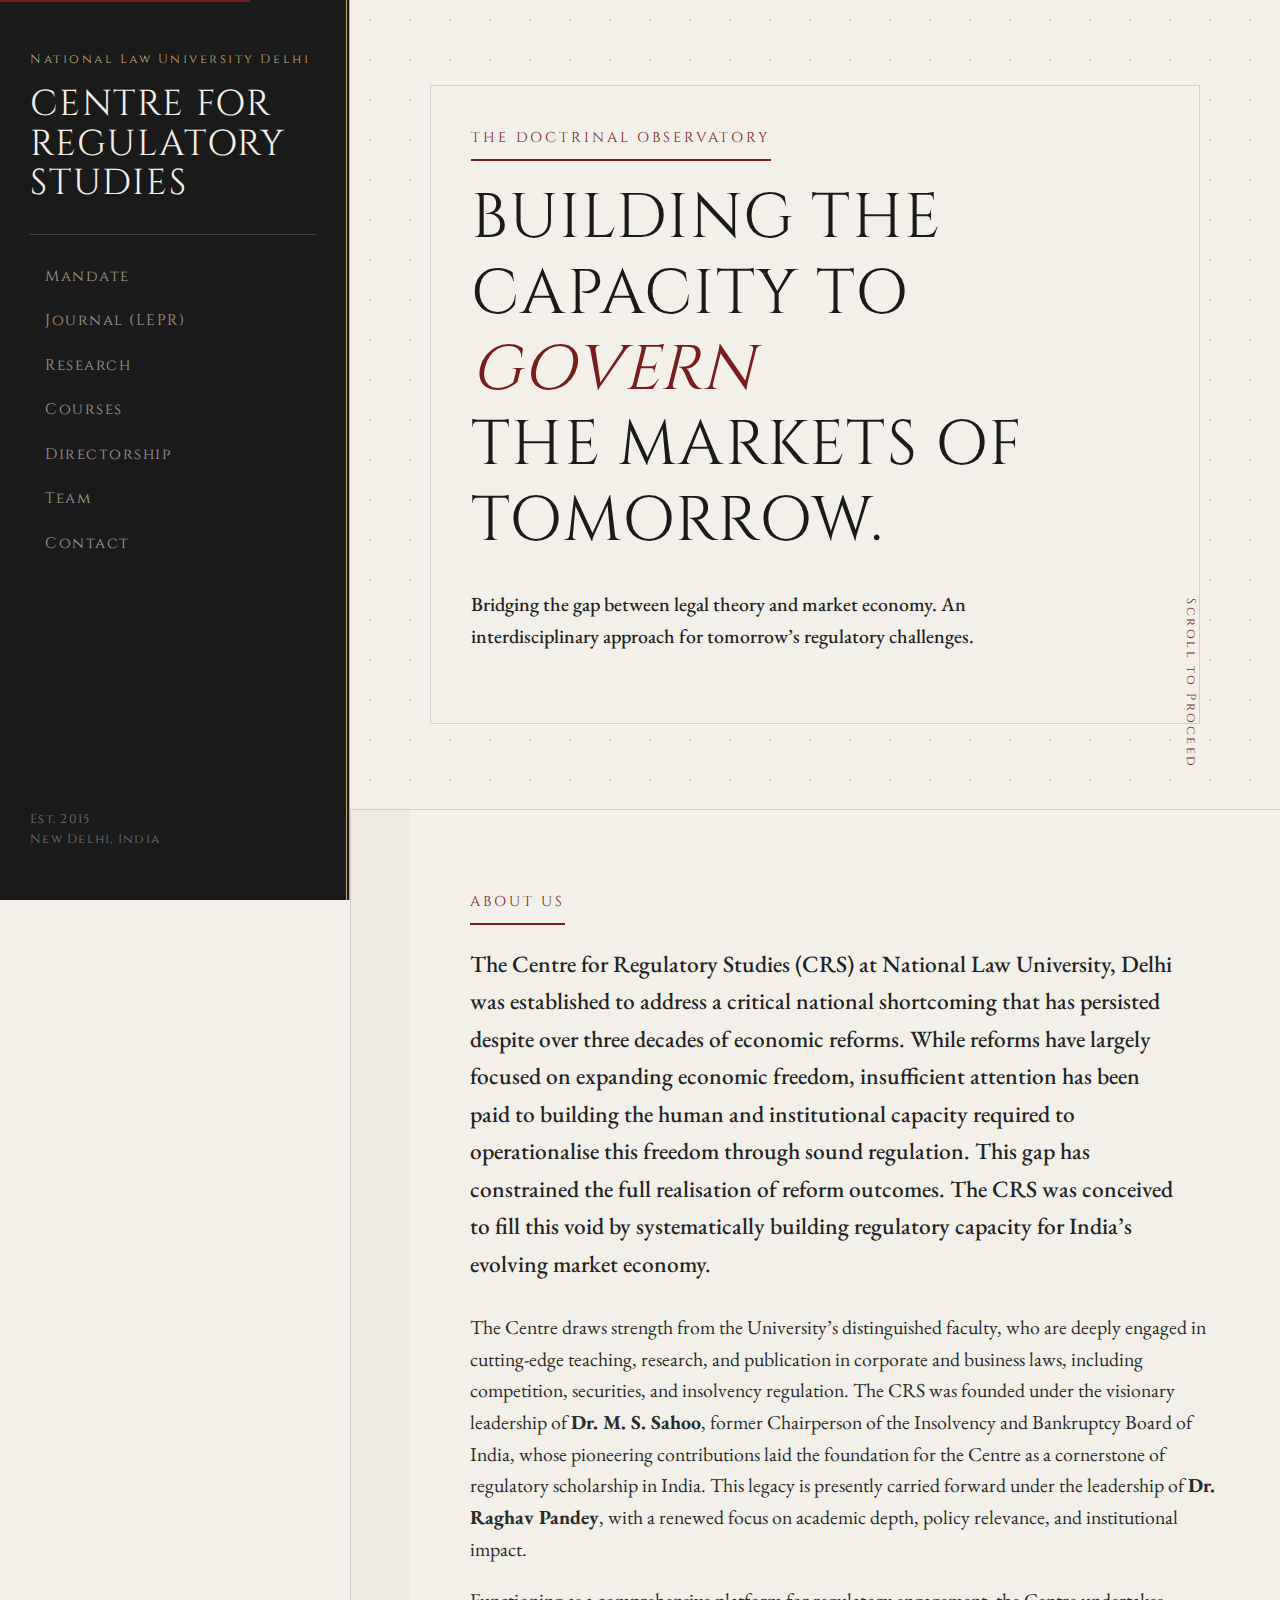
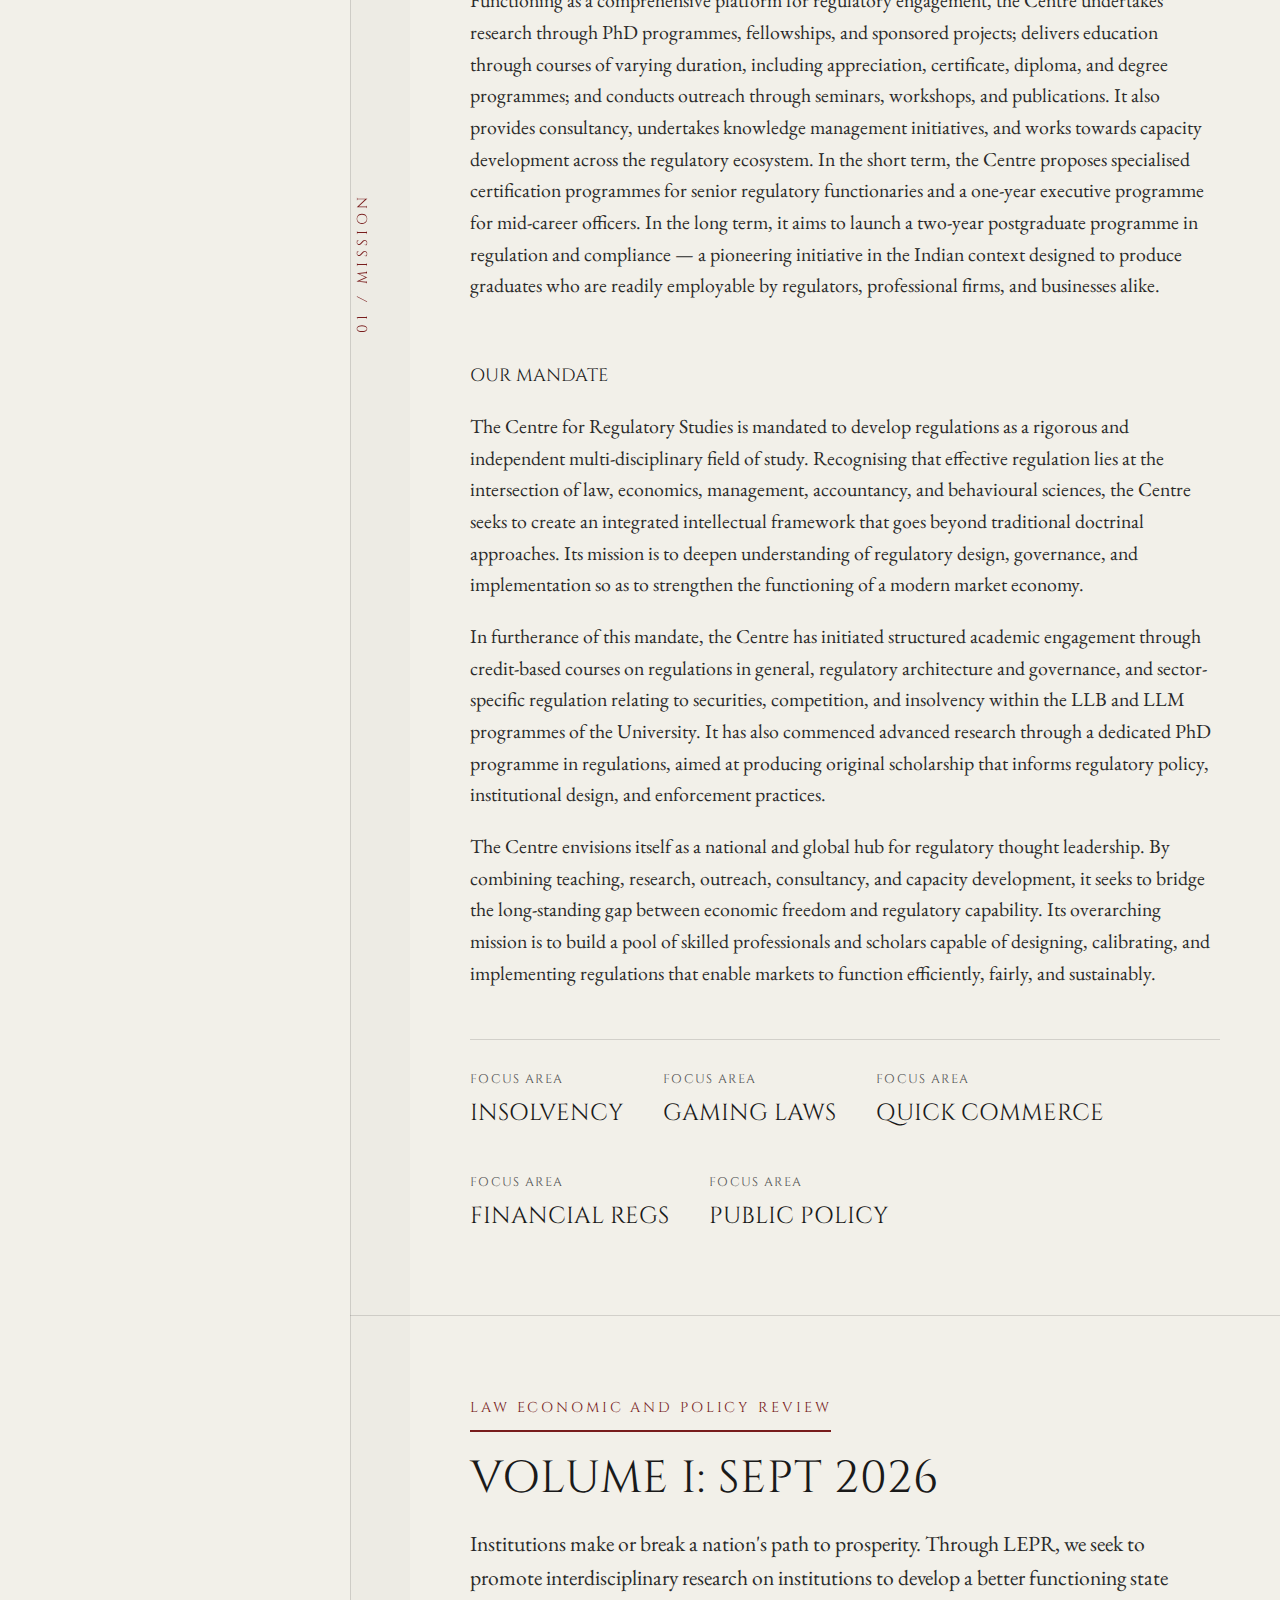
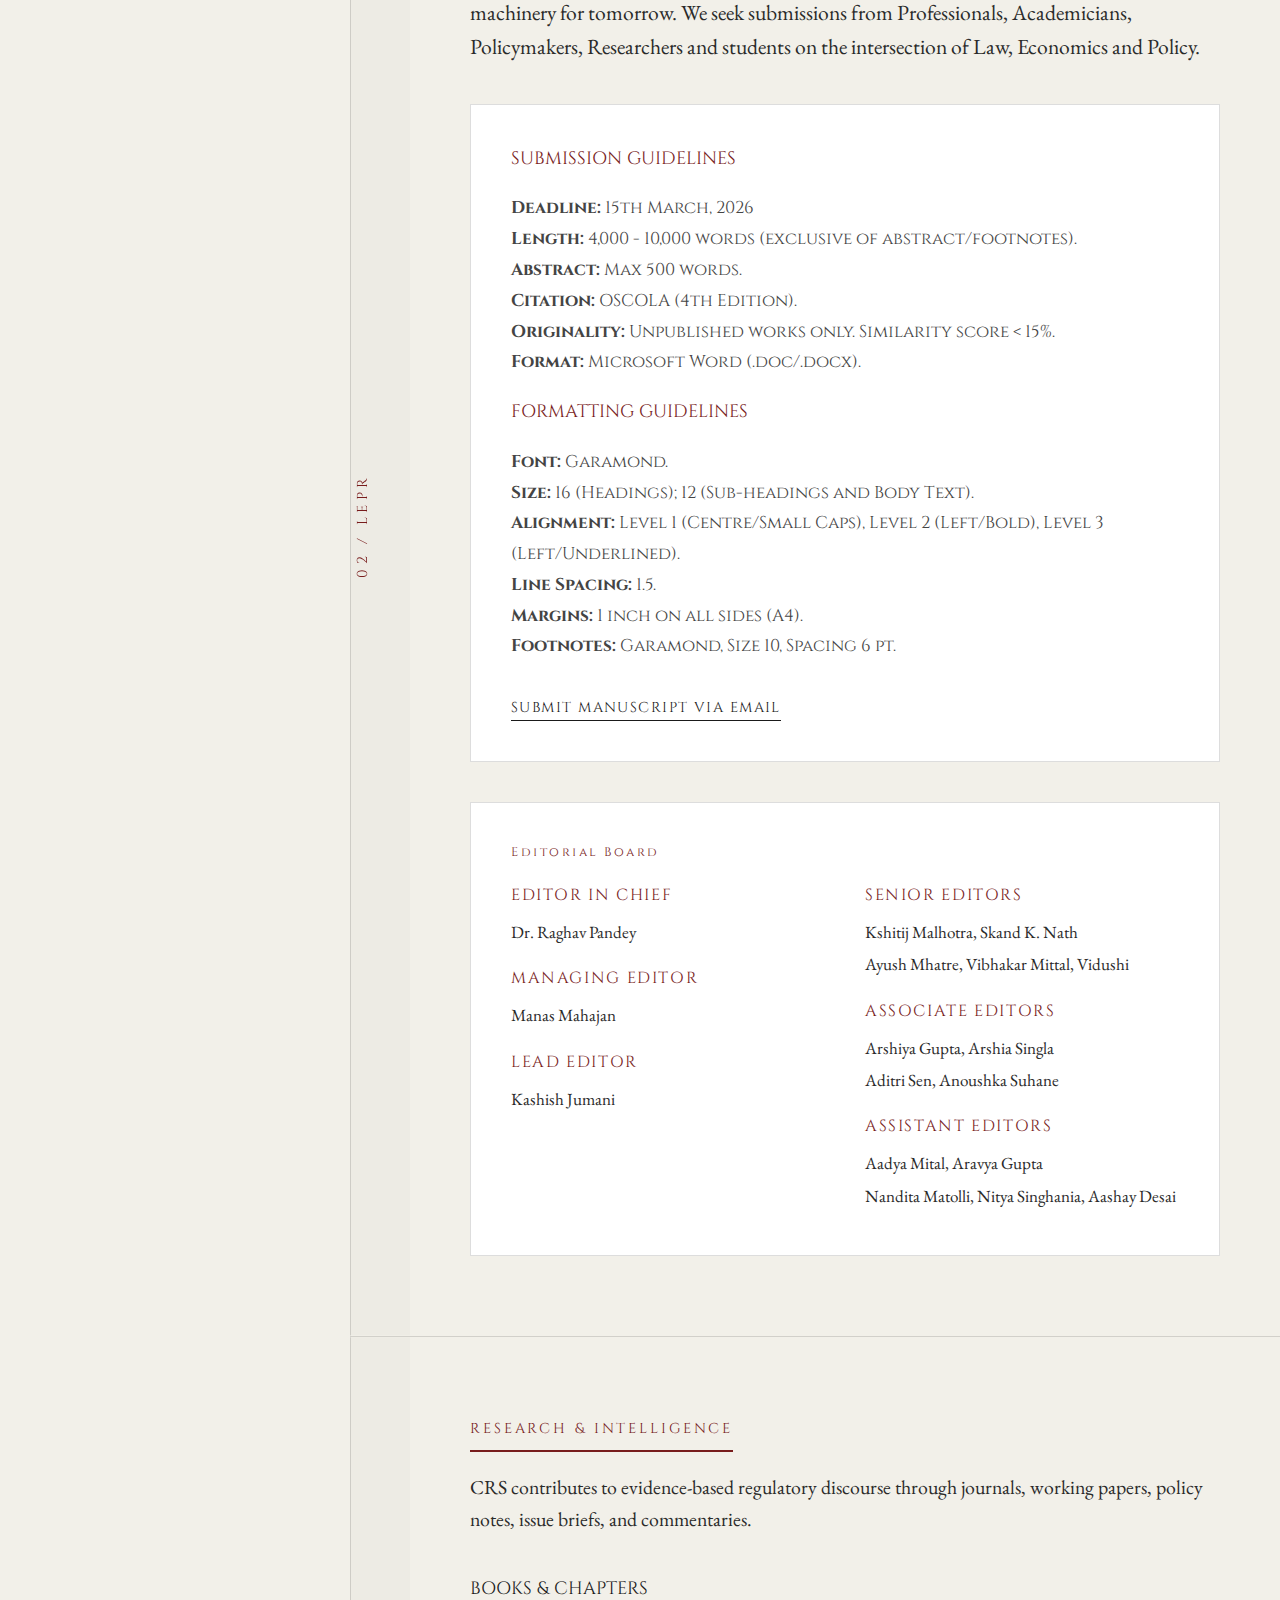
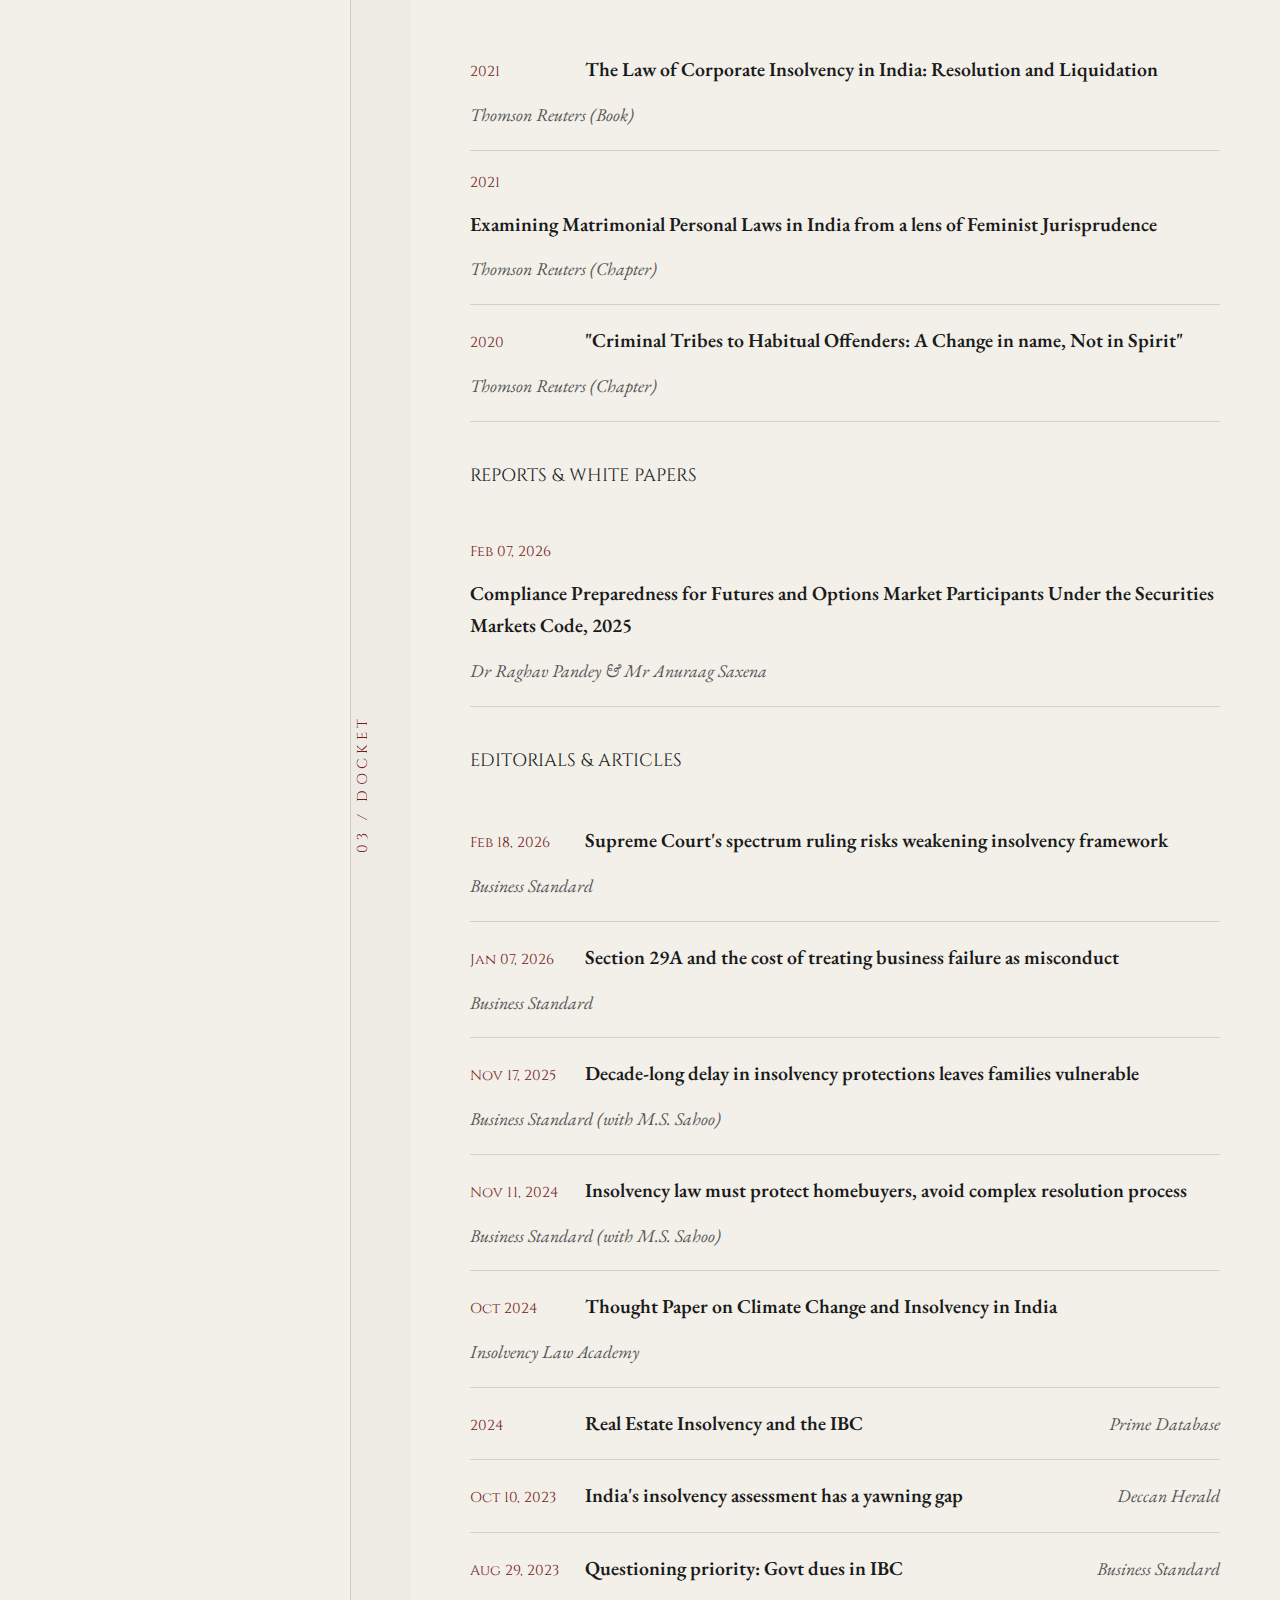
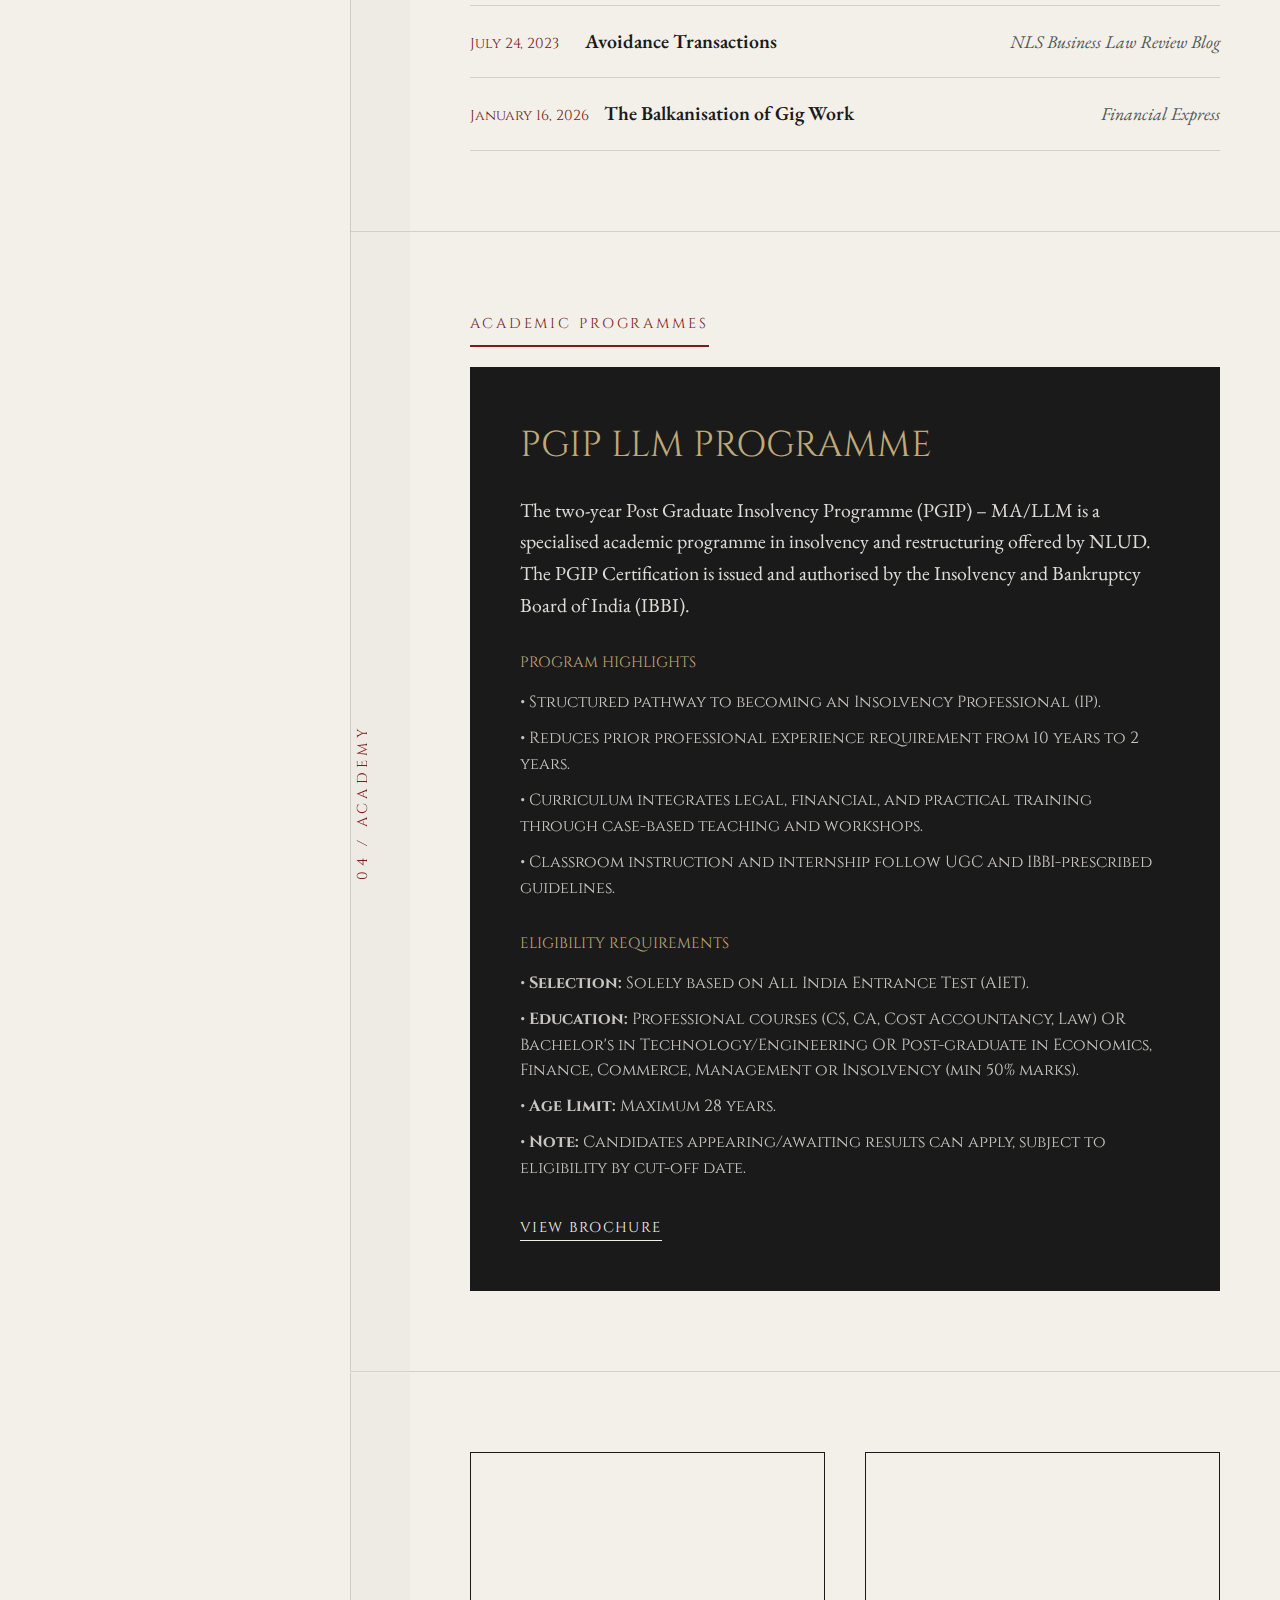
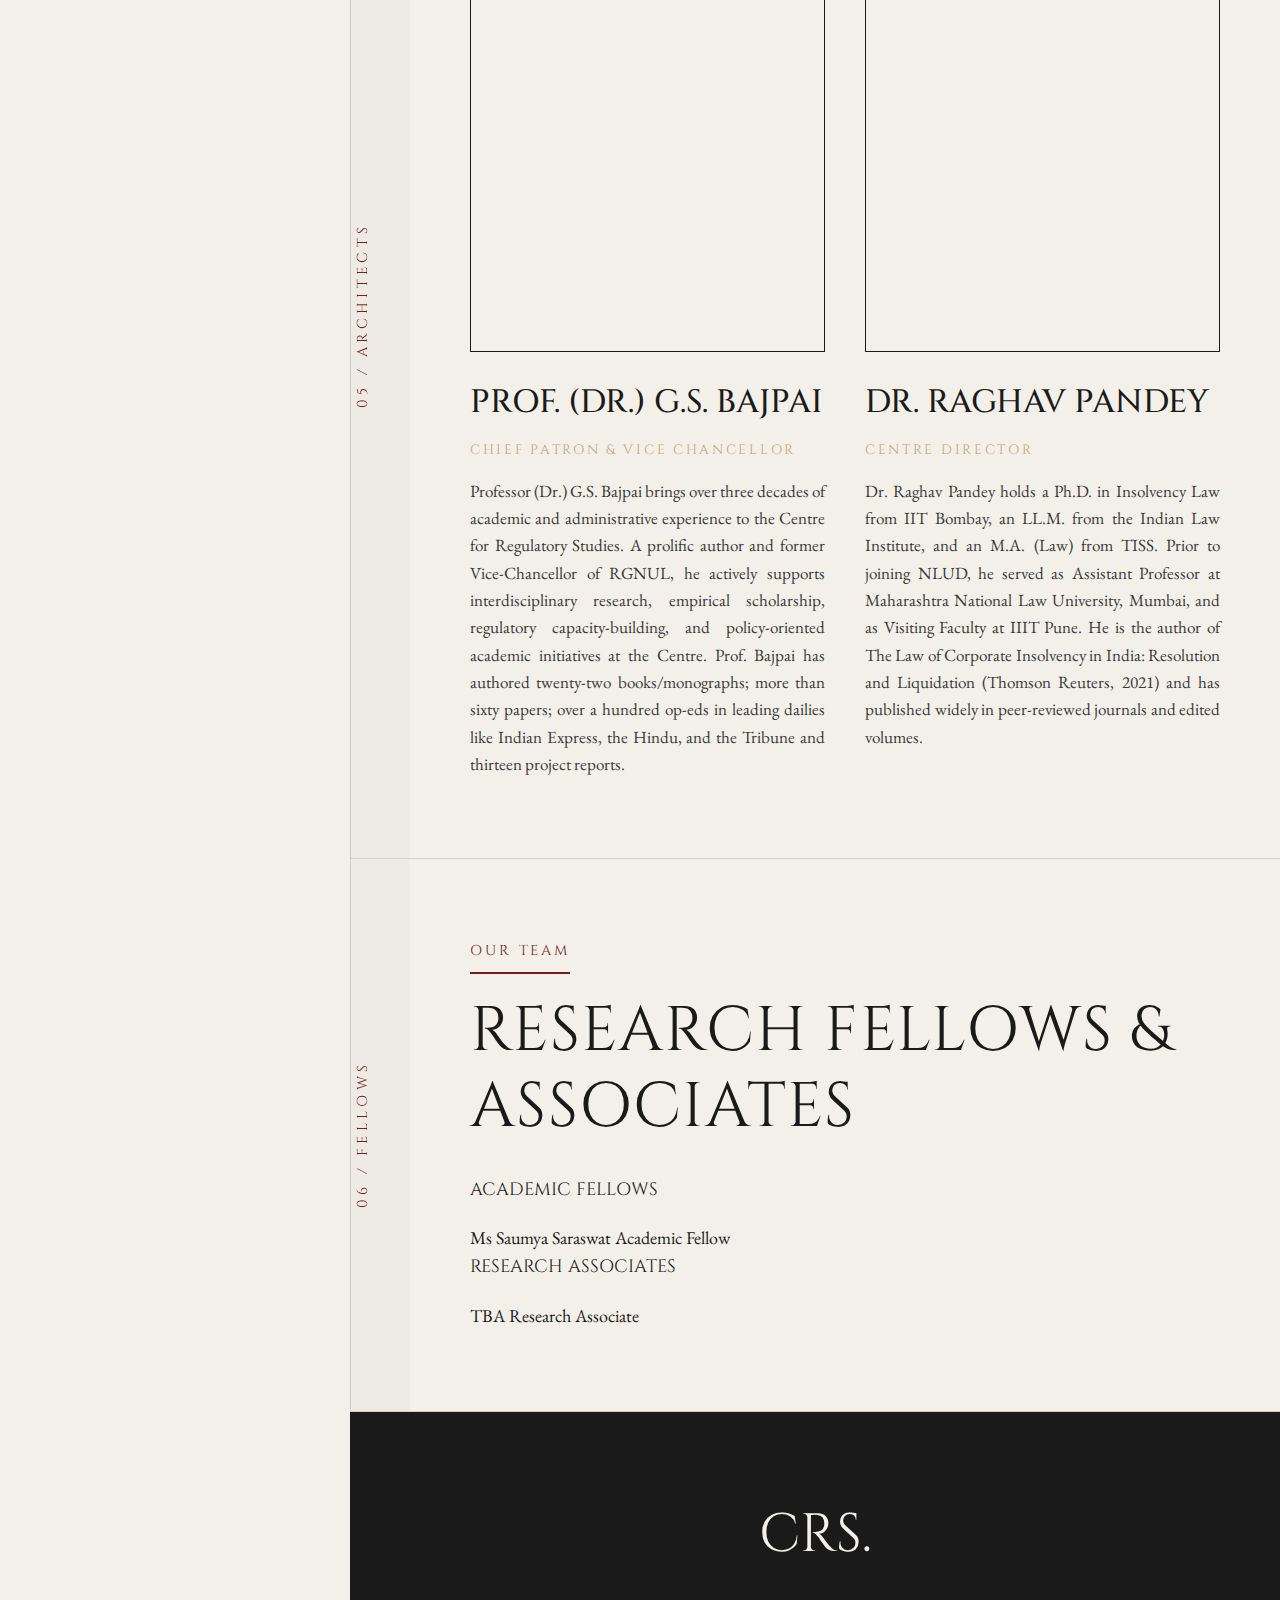
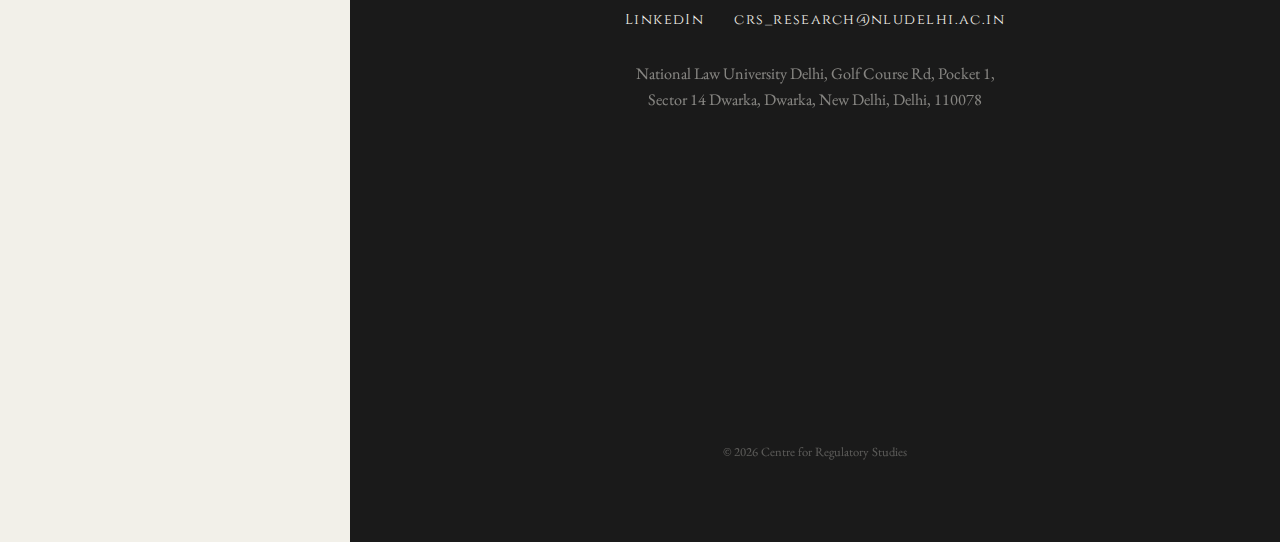
<file: index_backup.html>
<!DOCTYPE html>
<html lang="en">
<head>
    <meta charset="UTF-8">
    <meta name="viewport" content="width=device-width, initial-scale=1.0">
    <title>Centre for Regulatory Studies | NLU Delhi</title>

    <!-- Favicon -->
    <link rel="icon" type="image/svg+xml" href="favicon.svg">

    <!-- SEO Meta Tags -->
    <meta name="description" content="Centre for Regulatory Studies at National Law University Delhi - Building capacity for sound economic regulation through research, LEPR journal, PGIP LLM programs, and policy analysis on insolvency, e-gaming, and financial regulation.">
    <meta name="keywords" content="regulatory studies, insolvency law, PGIP LLM, NLU Delhi, e-gaming regulation, LEPR journal, economic regulation, policy research">
    <meta name="author" content="Centre for Regulatory Studies, NLU Delhi">
    <link rel="canonical" href="https://www.regulatorystudies.in/">

    <!-- Open Graph / Social Media Meta Tags -->
    <meta property="og:type" content="website">
    <meta property="og:url" content="https://www.regulatorystudies.in/">
    <meta property="og:title" content="Centre for Regulatory Studies | NLU Delhi">
    <meta property="og:description" content="Building capacity for sound economic regulation through interdisciplinary research, academic programs, and policy analysis.">
    <meta property="og:site_name" content="Centre for Regulatory Studies">

    <!-- Twitter Card Meta Tags -->
    <meta name="twitter:card" content="summary_large_image">
    <meta name="twitter:title" content="Centre for Regulatory Studies | NLU Delhi">
    <meta name="twitter:description" content="Building capacity for sound economic regulation through research and education.">

    <!-- Fonts: Cinzel (Roman Authority), EB Garamond (The Text) -->
    <link href="https://fonts.googleapis.com/css2?family=Cinzel:wght@400;500;700;900&family=EB+Garamond:ital,wght@0,400;0,500;0,600;1,400;1,500&display=swap" rel="stylesheet">
    <!-- FontAwesome -->
    <link rel="stylesheet" href="https://cdnjs.cloudflare.com/ajax/libs/font-awesome/6.4.0/css/all.min.css">

    <!-- External Stylesheet -->
    <link rel="stylesheet" href="styles.css">

    <!-- Schema.org Structured Data -->
    <script type="application/ld+json">
    {
      "@context": "https://schema.org",
      "@type": "EducationalOrganization",
      "name": "Centre for Regulatory Studies",
      "alternateName": "CRS",
      "url": "https://www.regulatorystudies.in",
      "logo": "https://www.regulatorystudies.in/favicon.svg",
      "description": "Building capacity for sound economic regulation through interdisciplinary research, academic programs, and policy analysis on insolvency, e-gaming, and financial regulation.",
      "foundingDate": "2015",
      "address": {
        "@type": "PostalAddress",
        "streetAddress": "Golf Course Rd, Pocket 1, Sector 14 Dwarka",
        "addressLocality": "New Delhi",
        "addressRegion": "Delhi",
        "postalCode": "110078",
        "addressCountry": "IN"
      },
      "parentOrganization": {
        "@type": "EducationalOrganization",
        "name": "National Law University Delhi",
        "url": "https://nludelhi.ac.in"
      },
      "contactPoint": {
        "@type": "ContactPoint",
        "email": "crs_research@nludelhi.ac.in",
        "contactType": "Research Inquiries"
      },
      "sameAs": [
        "https://www.linkedin.com/company/centre-for-regulatory-studies/"
      ],
      "department": [
        {
          "@type": "Organization",
          "name": "Law Economic and Policy Review (LEPR)",
          "description": "Interdisciplinary journal promoting research on institutions for better state machinery"
        }
      ],
      "employee": [
        {
          "@type": "Person",
          "name": "Prof. G.S. Bajpai",
          "jobTitle": "Chief Patron & Vice Chancellor",
          "description": "Over three decades of academic and administrative experience. Prolific author with twenty-two books/monographs and more than fifty papers."
        },
        {
          "@type": "Person",
          "name": "Dr. Raghav Pandey",
          "jobTitle": "Centre Director",
          "description": "Ph.D. in Insolvency Law from IIT Bombay. Author of The Law of Corporate Insolvency in India: Resolution and Liquidation (Thomson Reuters, 2021)."
        }
      ],
      "keywords": "regulatory studies, insolvency law, PGIP LLM, e-gaming regulation, LEPR journal, economic regulation, policy research"
    }
    </script>
</head>
<body>

    <!-- Skip to main content link for accessibility -->
    <a href="#main-content" class="skip-to-content">Skip to main content</a>

    <div class="chancery-layout">
        
        <!-- SIDEBAR (Fixed Book Cover) -->
        <aside class="sidebar-panel" role="complementary" aria-label="Site navigation">
            <div>
                <div class="brand-block">
                    <span class="brand-sub">National Law University Delhi</span>
                    <h1 class="brand-main">Centre for<br>Regulatory<br>Studies</h1>
                </div>

                <nav class="nav-vertical" role="navigation" aria-label="Main navigation">
                    <a href="#mandate" class="nav-item">Mandate</a>
                    <a href="#journal" class="nav-item">Journal (LEPR)</a>
                    <a href="#research" class="nav-item">Research</a>
                    <a href="#courses" class="nav-item">Courses</a>
                    <a href="#directors" class="nav-item">Directorship</a>
                    <a href="#team" class="nav-item">Team</a>
                    <a href="#contact" class="nav-item">Contact</a>
                </nav>
            </div>

            <div class="sidebar-footer">
                Est. 2015 <br> New Delhi, India
            </div>
        </aside>

        <!-- CONTENT SCROLL -->
        <main class="content-panel" id="main-content" role="main">
            
            <!-- HERO -->
            <header class="hero-header">
                <div class="hero-overlay">
                    <span class="section-marker">The Doctrinal Observatory</span>
                    <h2 class="display-title">
                        Building the capacity to <br>
                        <i class="text-oxblood">Govern</i> <br>
                        the markets of tomorrow.
                    </h2>
                    <p class="lead-paragraph hero-intro">
                        Bridging the gap between legal theory and market economy. An interdisciplinary approach for tomorrow’s regulatory challenges.
                    </p>
                </div>
                <div class="scroll-hint">Scroll to Proceed</div>
            </header>

            <!-- MANDATE SECTION -->
            <section id="mandate" class="section-wrapper">
                <div class="vertical-label">01 / Mission</div>
                <div class="section-inner">
                    <span class="section-marker">About Us</span>
                    <p class="lead-paragraph">
                        The Centre for Regulatory Studies (CRS) at National Law University, Delhi was established to address a critical national shortcoming that has persisted despite over three decades of economic reforms. While reforms have largely focused on expanding economic freedom, insufficient attention has been paid to building the human and institutional capacity required to operationalise this freedom through sound regulation. This gap has constrained the full realisation of reform outcomes. The CRS was conceived to fill this void by systematically building regulatory capacity for India’s evolving market economy.
                    </p>
                    <p class="body-text">
                        The Centre draws strength from the University’s distinguished faculty, who are deeply engaged in cutting-edge teaching, research, and publication in corporate and business laws, including competition, securities, and insolvency regulation. The CRS was founded under the visionary leadership of <strong>Dr. M. S. Sahoo</strong>, former Chairperson of the Insolvency and Bankruptcy Board of India, whose pioneering contributions laid the foundation for the Centre as a cornerstone of regulatory scholarship in India. This legacy is presently carried forward under the leadership of <strong>Dr. Raghav Pandey</strong>, with a renewed focus on academic depth, policy relevance, and institutional impact.
                    </p>
                    <p class="body-text">
                        Functioning as a comprehensive platform for regulatory engagement, the Centre undertakes research through PhD programmes, fellowships, and sponsored projects; delivers education through courses of varying duration, including appreciation, certificate, diploma, and degree programmes; and conducts outreach through seminars, workshops, and publications. It also provides consultancy, undertakes knowledge management initiatives, and works towards capacity development across the regulatory ecosystem. In the short term, the Centre proposes specialised certification programmes for senior regulatory functionaries and a one-year executive programme for mid-career officers. In the long term, it aims to launch a two-year postgraduate programme in regulation and compliance — a pioneering initiative in the Indian context designed to produce graduates who are readily employable by regulators, professional firms, and businesses alike.
                    </p>

                    <h4 class="section-heading" style="margin-top: 60px;">Our Mandate</h4>
                    <p class="body-text">
                        The Centre for Regulatory Studies is mandated to develop regulations as a rigorous and independent multi-disciplinary field of study. Recognising that effective regulation lies at the intersection of law, economics, management, accountancy, and behavioural sciences, the Centre seeks to create an integrated intellectual framework that goes beyond traditional doctrinal approaches. Its mission is to deepen understanding of regulatory design, governance, and implementation so as to strengthen the functioning of a modern market economy.
                    </p>
                    <p class="body-text">
                        In furtherance of this mandate, the Centre has initiated structured academic engagement through credit-based courses on regulations in general, regulatory architecture and governance, and sector-specific regulation relating to securities, competition, and insolvency within the LLB and LLM programmes of the University. It has also commenced advanced research through a dedicated PhD programme in regulations, aimed at producing original scholarship that informs regulatory policy, institutional design, and enforcement practices.
                    </p>
                    <p class="body-text">
                        The Centre envisions itself as a national and global hub for regulatory thought leadership. By combining teaching, research, outreach, consultancy, and capacity development, it seeks to bridge the long-standing gap between economic freedom and regulatory capability. Its overarching mission is to build a pool of skilled professionals and scholars capable of designing, calibrating, and implementing regulations that enable markets to function efficiently, fairly, and sustainably.
                    </p>

                    <div class="meta-data-row">
                        <div>
                            <div class="meta-data">Focus Area</div>
                            <h3 class="focus-area-title">Insolvency</h3>
                        </div>
                        <div>
                            <div class="meta-data">Focus Area</div>
                            <h3 class="focus-area-title">Gaming Laws</h3>
                        </div>
                        <div>
                            <div class="meta-data">Focus Area</div>
                            <h3 class="focus-area-title">Quick Commerce</h3>
                        </div>
                        <div>
                            <div class="meta-data">Focus Area</div>
                            <h3 class="focus-area-title">Financial Regs</h3>
                        </div>
                        <div>
                            <div class="meta-data">Focus Area</div>
                            <h3 class="focus-area-title">Public Policy</h3>
                        </div>
                    </div>
                </div>
            </section>

            <!-- JOURNAL SECTION -->
            <section id="journal" class="section-wrapper">
                <div class="vertical-label">02 / LEPR</div>
                <div class="section-inner">
                    <span class="section-marker">Law Economic and Policy Review</span>
                    <h2 class="display-title journal-title">Volume I: <time datetime="2026-09">Sept 2026</time></h2>
                    <p class="body-text journal-intro">
                        Institutions make or break a nation's path to prosperity. Through LEPR, we seek to promote interdisciplinary research on institutions to develop a better functioning state machinery for tomorrow. We seek submissions from Professionals, Academicians, Policymakers, Researchers and students on the intersection of Law, Economics and Policy.
                    </p>

                    <div class="guidelines-box">
                        <h4 class="guidelines-title">Submission Guidelines</h4>
                        <ul class="guidelines-list">
                            <li><strong>Deadline:</strong> <time datetime="2026-03-15">15th March, 2026</time></li>
                            <li><strong>Length:</strong> 4,000 - 10,000 words (exclusive of abstract/footnotes).</li>
                            <li><strong>Abstract:</strong> Max 500 words.</li>
                            <li><strong>Citation:</strong> OSCOLA (4th Edition).</li>
                            <li><strong>Originality:</strong> Unpublished works only. Similarity score < 15%.</li>
                            <li><strong>Format:</strong> Microsoft Word (.doc/.docx).</li>
                        </ul>

                        <h4 class="guidelines-title editor-subtitle">Formatting Guidelines</h4>
                        <ul class="guidelines-list">
                            <li><strong>Font:</strong> Garamond.</li>
                            <li><strong>Size:</strong> 16 (Headings); 12 (Sub-headings and Body Text).</li>
                            <li><strong>Alignment:</strong> Level 1 (Centre/Small Caps), Level 2 (Left/Bold), Level 3 (Left/Underlined).</li>
                            <li><strong>Line Spacing:</strong> 1.5.</li>
                            <li><strong>Margins:</strong> 1 inch on all sides (A4).</li>
                            <li><strong>Footnotes:</strong> Garamond, Size 10, Spacing 6 pt.</li>
                        </ul>

                        <div class="submit-section">
                            <a href="mailto:crs_research@nludelhi.ac.in" class="btn-link">Submit Manuscript via Email</a>
                        </div>
                    </div>

                    <!-- EDITORIAL TEAM -->
                    <div class="editorial-box">
                        <span class="card-type">Editorial Board</span>
                        <div class="team-grid-text">
                            <div class="team-list-group">
                                <h5>Editor in Chief</h5>
                                <ul><li>Dr. Raghav Pandey</li></ul>
                                <h5 class="editor-subtitle">Managing Editor</h5>
                                <ul><li>Manas Mahajan</li></ul>
                                <h5 class="editor-subtitle">Lead Editor</h5>
                                <ul><li>Kashish Jumani</li></ul>
                            </div>
                            <div class="team-list-group">
                                <h5>Senior Editors</h5>
                                <ul>
                                    <li>Kshitij Malhotra, Skand K. Nath</li>
                                    <li>Ayush Mhatre, Vibhakar Mittal, Vidushi</li>
                                </ul>
                                <h5 class="editor-subtitle">Associate Editors</h5>
                                <ul>
                                    <li>Arshiya Gupta, Arshia Singla</li>
                                    <li>Aditri Sen, Anoushka Suhane</li>
                                </ul>
                                <h5 class="editor-subtitle">Assistant Editors</h5>
                                <ul>
                                    <li>Aadya Mital, Aravya Gupta</li>
                                    <li>Nandita Matolli, Nitya Singhania, Aashay Desai</li>
                                </ul>
                            </div>
                        </div>
                    </div>
                </div>
            </section>

            <!-- RESEARCH SECTION -->
            <section id="research" class="section-wrapper">
                <div class="vertical-label">03 / Docket</div>
                <div class="section-inner">
                    <span class="section-marker">Research & Intelligence</span>
                    <p class="body-text research-intro">
                        CRS contributes to evidence-based regulatory discourse through journals, working papers, policy notes, issue briefs, and commentaries.
                    </p>

                    <h4 class="section-heading">Books & Chapters</h4>
                    <ul class="pub-list">
                        <li class="pub-item">
                            <time class="pub-date" datetime="2021">2021</time>
                            <a href="https://www.amazon.in/Law-Corporate-Insolvency-Resolution-Liquidation/dp/939052962X" target="_blank" rel="noopener noreferrer" class="pub-title pub-link">The Law of Corporate Insolvency in India: Resolution and Liquidation</a>
                            <span class="pub-source">Thomson Reuters (Book)</span>
                        </li>
                        <li class="pub-item">
                            <time class="pub-date" datetime="2021">2021</time>
                            <span class="pub-title">Examining Matrimonial Personal Laws in India from a lens of Feminist Jurisprudence</span>
                            <span class="pub-source">Thomson Reuters (Chapter)</span>
                        </li>
                        <li class="pub-item">
                            <time class="pub-date" datetime="2020">2020</time>
                            <span class="pub-title">"Criminal Tribes to Habitual Offenders: A Change in name, Not in Spirit"</span>
                            <span class="pub-source">Thomson Reuters (Chapter)</span>
                        </li>
                    </ul>

                    <h4 class="section-heading-spaced">Reports & White Papers</h4>
                    <ul class="pub-list">
                        <li class="pub-item">
                            <time class="pub-date" datetime="2026-02-07">Feb 07, 2026</time>
                            <a href="SMC_Whitepaper.pdf" target="_blank" rel="noopener noreferrer" class="pub-title pub-link">Compliance Preparedness for Futures and Options Market Participants Under the Securities Markets Code, 2025</a>
                            <span class="pub-source">Dr Raghav Pandey & Mr Anuraag Saxena</span>
                        </li>
                    </ul>

                    <h4 class="section-heading-spaced">Editorials & Articles</h4>
                    <ul class="pub-list">
                        <li class="pub-item">
                            <time class="pub-date" datetime="2026-02-18">Feb 18, 2026</time>
                            <a href="https://www.business-standard.com/opinion/columns/supreme-court-s-spectrum-ruling-risks-weakening-insolvency-framework-126021801522_1.html" target="_blank" rel="noopener noreferrer" class="pub-title pub-link">Supreme Court's spectrum ruling risks weakening insolvency framework</a>
                            <span class="pub-source">Business Standard</span>
                        </li>
                        <li class="pub-item">
                            <time class="pub-date" datetime="2026-01-07">Jan 07, 2026</time>
                            <a href="https://www.business-standard.com/opinion/columns/section-29a-and-the-cost-of-treating-business-failure-as-misconduct-126010701269_1.html" target="_blank" rel="noopener noreferrer" class="pub-title pub-link">Section 29A and the cost of treating business failure as misconduct</a>
                            <span class="pub-source">Business Standard</span>
                        </li>
                        <li class="pub-item">
                            <time class="pub-date" datetime="2025-11-17">Nov 17, 2025</time>
                            <a href="https://www.business-standard.com/opinion/columns/decade-long-delay-in-insolvency-protections-leaves-families-vulnerable-125111701628_1.html" target="_blank" rel="noopener noreferrer" class="pub-title pub-link">Decade-long delay in insolvency protections leaves families vulnerable</a>
                            <span class="pub-source">Business Standard (with M.S. Sahoo)</span>
                        </li>
                        <li class="pub-item">
                            <time class="pub-date" datetime="2024-11-11">Nov 11, 2024</time>
                            <a href="https://www.business-standard.com/opinion/columns/insolvency-law-must-protect-homebuyers-avoid-complex-resolution-process-124111101692_1.html" target="_blank" rel="noopener noreferrer" class="pub-title pub-link">Insolvency law must protect homebuyers, avoid complex resolution process</a>
                            <span class="pub-source">Business Standard (with M.S. Sahoo)</span>
                        </li>
                        <li class="pub-item">
                            <time class="pub-date" datetime="2024-10">Oct 2024</time>
                            <a href="https://insolvencylawacademy.com/wp-content/uploads/2024/10/Final-_Thought-Paper-on-Climate-Change-and-Insolvency-in-India.pdf" target="_blank" rel="noopener noreferrer" class="pub-title pub-link">Thought Paper on Climate Change and Insolvency in India</a>
                            <span class="pub-source">Insolvency Law Academy</span>
                        </li>
                        <li class="pub-item">
                            <time class="pub-date" datetime="2024">2024</time>
                            <a href="https://www.primedatabase.com/article/2024/Article-Dr.Raghav_Pandey.pdf" target="_blank" rel="noopener noreferrer" class="pub-title pub-link">Real Estate Insolvency and the IBC</a>
                            <span class="pub-source">Prime Database</span>
                        </li>
                        <li class="pub-item">
                            <time class="pub-date" datetime="2023-10-10">Oct 10, 2023</time>
                            <a href="https://www.deccanherald.com/opinion/indias-insolvency-assessment-has-a-yawning-gap-2721472" target="_blank" rel="noopener noreferrer" class="pub-title pub-link">India's insolvency assessment has a yawning gap</a>
                            <span class="pub-source">Deccan Herald</span>
                        </li>
                        <li class="pub-item">
                            <time class="pub-date" datetime="2023-08-29">Aug 29, 2023</time>
                            <a href="https://www.business-standard.com/opinion/columns/questioning-priority-govt-dues-in-ibc-123082901377_1.html" target="_blank" rel="noopener noreferrer" class="pub-title pub-link">Questioning priority: Govt dues in IBC</a>
                            <span class="pub-source">Business Standard</span>
                        </li>
                        <li class="pub-item">
                            <time class="pub-date" datetime="2023-07-24">July 24, 2023</time>
                            <a href="https://www.nlsblr.com/post/avoidance-transactions" target="_blank" rel="noopener noreferrer" class="pub-title pub-link">Avoidance Transactions</a>
                            <span class="pub-source">NLS Business Law Review Blog</span>
                        </li>
                        <li class="pub-item">
                            <time class="pub-date" datetime="2026-01-16">January 16, 2026</time>
                            <a href="https://www.financialexpress.com/opinion/the-balkanisation-of-gig-work/4108814/" target="_blank" rel="noopener noreferrer" class="pub-title pub-link">The Balkanisation of Gig Work</a>
                            <span class="pub-source">Financial Express</span>
                        </li>
                    </ul>
                </div>
            </section>

            <!-- COURSES SECTION -->
            <section id="courses" class="section-wrapper">
                <div class="vertical-label">04 / Academy</div>
                <div class="section-inner">
                    <span class="section-marker">Academic Programmes</span>
                    <div style="background: var(--ink); color: var(--vellum); padding: 50px;">
                        <h3 style="font-size: 2rem; color: var(--gold-thread); margin-bottom: 20px;">PGIP LLM Programme</h3>
                        <p style="font-size: 1.1rem; opacity: 0.9; margin-bottom: 30px;">
                            The two-year Post Graduate Insolvency Programme (PGIP) – MA/LLM is a specialised academic programme in insolvency and restructuring offered by NLUD. The PGIP Certification is issued and authorised by the Insolvency and Bankruptcy Board of India (IBBI).
                        </p>

                        <h5 class="program-section-title">Program Highlights</h5>
                        <ul class="program-list">
                            <li>&bull; Structured pathway to becoming an Insolvency Professional (IP).</li>
                            <li>&bull; Reduces prior professional experience requirement from 10 years to 2 years.</li>
                            <li>&bull; Curriculum integrates legal, financial, and practical training through case-based teaching and workshops.</li>
                            <li>&bull; Classroom instruction and internship follow UGC and IBBI-prescribed guidelines.</li>
                        </ul>

                        <h5 class="program-section-title">Eligibility Requirements</h5>
                        <ul class="program-list">
                            <li>&bull; <strong>Selection:</strong> Solely based on All India Entrance Test (AIET).</li>
                            <li>&bull; <strong>Education:</strong> Professional courses (CS, CA, Cost Accountancy, Law) OR Bachelor's in Technology/Engineering OR Post-graduate in Economics, Finance, Commerce, Management or Insolvency (min 50% marks).</li>
                            <li>&bull; <strong>Age Limit:</strong> Maximum 28 years.</li>
                            <li>&bull; <strong>Note:</strong> Candidates appearing/awaiting results can apply, subject to eligibility by cut-off date.</li>
                        </ul>
                        <a href="https://nludelhi.ac.in" class="btn-link btn-link-light">View Brochure</a>
                    </div>
                </div>
            </section>

            <!-- DIRECTORS SECTION -->
            <section id="directors" class="section-wrapper">
                <div class="vertical-label">05 / Architects</div>
                <div class="section-inner">
                    <div class="portrait-layout">
                        
                        <!-- Person 1 -->
                        <div class="portrait-box">
                            <div class="img-frame">
                                <img src="images/prof_bajpai.jpg" alt="Portrait of Professor G.S. Bajpai, Vice Chancellor of NLU Delhi and Chief Patron of Centre for Regulatory Studies" loading="lazy">
                            </div>
                            <h3 class="person-name">Prof. (Dr.) G.S. Bajpai</h3>
                            <span class="person-role">Chief Patron & Vice Chancellor</span>
                            <p class="person-bio">
                                Professor (Dr.) G.S. Bajpai brings over three decades of academic and administrative experience to the Centre for Regulatory Studies. A prolific author and former Vice-Chancellor of RGNUL, he actively supports interdisciplinary research, empirical scholarship, regulatory capacity-building, and policy-oriented academic initiatives at the Centre. Prof. Bajpai has authored twenty-two books/monographs; more than sixty papers; over a hundred op-eds in leading dailies like Indian Express, the Hindu, and the Tribune and thirteen project reports.
                            </p>
                        </div>

                        <!-- Person 2 -->
                        <div class="portrait-box">
                            <div class="img-frame">
                                <img src="images/dr_pandey.jpg" alt="Portrait of Dr. Raghav Pandey, Director of Centre for Regulatory Studies at NLU Delhi" loading="lazy">
                            </div>
                            <h3 class="person-name">Dr. Raghav Pandey</h3>
                            <span class="person-role">Centre Director</span>
                            <p class="person-bio">
                                Dr. Raghav Pandey holds a Ph.D. in Insolvency Law from IIT Bombay, an LL.M. from the Indian Law Institute, and an M.A. (Law) from TISS. Prior to joining NLUD, he served as Assistant Professor at Maharashtra National Law University, Mumbai, and as Visiting Faculty at IIIT Pune. He is the author of The Law of Corporate Insolvency in India: Resolution and Liquidation (Thomson Reuters, 2021) and has published widely in peer-reviewed journals and edited volumes.
                            </p>
                        </div>

                    </div>
                </div>
            </section>

            <!-- TEAM MEMBERS SECTION -->
            <section id="team" class="section-wrapper">
                <div class="vertical-label">06 / Fellows</div>
                <div class="section-inner">
                    <span class="section-marker">Our Team</span>
                    <h2 class="display-title">Research Fellows & Associates</h2>

                    <div class="team-members-grid">
                        <!-- Academic Fellows -->
                        <div class="team-category">
                            <h4 class="section-heading">Academic Fellows</h4>
                            <ul class="team-member-list">
                                <li class="team-member-item">
                                    <span class="member-name">Ms Saumya Saraswat</span>
                                    <span class="member-role">Academic Fellow</span>
                                </li>
                            </ul>
                        </div>

                        <!-- Research Associates -->
                        <div class="team-category">
                            <h4 class="section-heading">Research Associates</h4>
                            <ul class="team-member-list">
                                <li class="team-member-item">
                                    <span class="member-name">TBA</span>
                                    <span class="member-role">Research Associate</span>
                                </li>
                            </ul>
                        </div>
                    </div>
                </div>
            </section>

            <!-- FOOTER -->
            <footer id="contact" class="footer-simple" role="contentinfo">
                <h2 class="footer-seal">CRS.</h2>
                <div class="footer-nav">
                    <a href="https://www.linkedin.com/company/centre-for-regulatory-studies/">LinkedIn</a>
                    <a href="mailto:crs_research@nludelhi.ac.in">crs_research@nludelhi.ac.in</a>
                </div>
                <p class="footer-address">
                    National Law University Delhi, Golf Course Rd, Pocket 1,<br>
                    Sector 14 Dwarka, Dwarka, New Delhi, Delhi, 110078
                </p>

                <!-- Google Maps Embed -->
                <div class="map-container">
                    <iframe
                        src="https://www.google.com/maps/embed?pb=!1m18!1m12!1m3!1d3501.2819764858837!2d77.03987631508236!3d28.657569182415897!2m3!1f0!2f0!3f0!3m2!1i1024!2i768!4f13.1!3m3!1m2!1s0x390d05dd375e5a55%3A0x108adaa3abe4bd07!2sNational%20Law%20University%20Delhi!5e0!3m2!1sen!2sin!4v1644000000000!5m2!1sen!2sin"
                        width="100%"
                        height="300"
                        style="border:0;"
                        allowfullscreen=""
                        loading="lazy"
                        referrerpolicy="no-referrer-when-downgrade"
                        title="Location of National Law University Delhi on Google Maps">
                    </iframe>
                </div>

                <p class="footer-copyright">
                    &copy; 2026 Centre for Regulatory Studies
                </p>
            </footer>

        </main>
    </div>

</body>
</html>
</file>
<file: styles.css>
/* --- THEME VARIABLES --- */
:root {
    --vellum: #F2F0E9;        /* Warm Antique Paper */
    --ink: #1A1A1A;           /* Soft Black */
    --oxblood: #781C1C;       /* Sealing Wax Red */
    --gold-thread: #BFA978;   /* Muted Metallic */
    --line-color: rgba(26, 26, 26, 0.15);

    --font-head: 'Cinzel', serif;
    --font-body: 'EB Garamond', serif;
}

/* --- RESET & BASE --- */
* { margin: 0; padding: 0; box-sizing: border-box; }

/* Skip to content link for accessibility */
.skip-to-content {
    position: absolute;
    top: -40px;
    left: 0;
    background: var(--oxblood);
    color: var(--vellum);
    padding: 8px 16px;
    text-decoration: none;
    z-index: 1000;
    font-family: var(--font-head);
    font-size: 0.9rem;
    letter-spacing: 0.1em;
    transition: top 0.3s;
}

.skip-to-content:focus {
    top: 0;
    outline: 3px solid var(--gold-thread);
    outline-offset: 2px;
}

html {
    font-size: 18px;
    scroll-behavior: smooth;
}

body {
    font-family: var(--font-body);
    background-color: var(--vellum);
    color: var(--ink);
    line-height: 1.6;
    overflow-x: hidden;
    -webkit-font-smoothing: antialiased;
}

a { text-decoration: none; color: inherit; transition: 0.3s ease; }
ul { list-style: none; }
img { display: block; width: 100%; }

/* --- TYPOGRAPHY --- */
h1, h2, h3, h4, h5 {
    font-family: var(--font-head);
    font-weight: 400;
    text-transform: uppercase;
}

.display-title {
    font-size: clamp(2rem, 5vw, 3.5rem);
    line-height: 1.2;
    letter-spacing: 0.02em;
    margin-bottom: 30px;
    color: var(--ink);
}

.section-marker {
    font-family: var(--font-head);
    font-size: 0.8rem;
    letter-spacing: 0.2em;
    color: var(--oxblood);
    text-transform: uppercase;
    display: block;
    margin-bottom: 20px;
    border-bottom: 2px solid var(--oxblood);
    padding-bottom: 10px;
    width: fit-content;
}

.lead-paragraph {
    font-size: 1.3rem;
    line-height: 1.6;
    max-width: 95%;
    margin-bottom: 30px;
    color: #222; /* Improved contrast from #333 */
    font-weight: 500;
}

.body-text {
    font-size: 1.1rem;
    margin-bottom: 20px;
    color: #2a2a2a; /* Improved contrast from #444 */
}

.meta-data {
    font-family: var(--font-head);
    font-size: 0.7rem;
    letter-spacing: 0.1em;
    color: #555; /* Improved contrast from #666 */
    text-transform: uppercase;
}

/* --- LAYOUT ARCHITECTURE (Split Screen) --- */
.chancery-layout {
    display: grid;
    grid-template-columns: 350px 1fr; /* Fixed Sidebar | Fluid Content */
    min-height: 100vh;
}

/* --- THE FIXED SIDEBAR (Identity) --- */
.sidebar-panel {
    background: var(--ink);
    color: var(--vellum);
    height: 100vh;
    position: sticky;
    top: 0;
    padding: 50px 30px;
    display: flex;
    flex-direction: column;
    justify-content: space-between;
    border-right: 4px double var(--gold-thread);
    z-index: 100;
    overflow-y: auto; /* Allow scrolling if menu is tall */
}

.brand-block {
    border-bottom: 1px solid rgba(242, 240, 233, 0.2);
    padding-bottom: 30px;
}

.brand-sub {
    font-family: var(--font-head);
    font-size: 0.7rem;
    letter-spacing: 0.2em;
    color: var(--gold-thread);
    margin-bottom: 15px;
    display: block;
}

.brand-main {
    font-size: 2rem;
    line-height: 1.1;
    letter-spacing: 0.05em;
}

.nav-vertical {
    display: flex;
    flex-direction: column;
    gap: 20px;
    margin-top: 30px;
}

.nav-item {
    font-family: var(--font-head);
    font-size: 0.85rem;
    letter-spacing: 0.1em;
    color: rgba(242, 240, 233, 0.6);
    display: flex;
    align-items: center;
    gap: 15px;
}

.nav-item::before {
    content: '';
    width: 0px; height: 1px;
    background: var(--gold-thread);
    transition: 0.3s;
}

.nav-item:hover,
.nav-item:focus {
    color: var(--vellum);
    outline: 2px solid var(--gold-thread);
    outline-offset: 4px;
}

.nav-item:hover::before,
.nav-item:focus::before {
    width: 15px;
}

.sidebar-footer {
    font-family: var(--font-head);
    font-size: 0.7rem;
    opacity: 0.4;
    letter-spacing: 0.1em;
    margin-top: 40px;
}

/* --- THE SCROLLING CONTENT --- */
.content-panel {
    background: var(--vellum);
    width: 100%;
}

/* --- HERO HEADER --- */
.hero-header {
    min-height: 90vh;
    display: flex;
    align-items: center;
    padding: 80px;
    border-bottom: 1px solid var(--line-color);
    position: relative;
    background-image: radial-gradient(var(--line-color) 1px, transparent 0);
    background-size: 40px 40px; /* Dot grid pattern */
}

.hero-overlay {
    background: rgba(242, 240, 233, 0.9);
    padding: 40px;
    border: 1px solid var(--line-color);
    max-width: 900px;
}

.scroll-hint {
    position: absolute;
    bottom: 40px; right: 80px;
    font-family: var(--font-head);
    font-size: 0.7rem;
    letter-spacing: 0.2em;
    color: var(--oxblood);
    writing-mode: vertical-rl;
}

/* --- CONTENT SECTIONS --- */
.section-wrapper {
    display: grid;
    grid-template-columns: 60px 1fr; /* Vertical Label | Content */
    border-bottom: 1px solid var(--line-color);
}

.vertical-label {
    border-right: 1px solid var(--line-color);
    writing-mode: vertical-rl;
    text-orientation: mixed;
    transform: rotate(180deg);
    padding: 40px 0;
    text-align: center;
    font-family: var(--font-head);
    font-size: 0.8rem;
    letter-spacing: 0.3em;
    text-transform: uppercase;
    background: rgba(0,0,0,0.02);
    color: var(--oxblood);
    height: auto;
}

.section-inner {
    padding: 80px 60px;
}

/* --- THE DOCKET (Grid) --- */
.docket-grid {
    display: grid;
    grid-template-columns: 1fr 1fr;
    gap: 40px;
}

.docket-card {
    border: 1px solid var(--line-color);
    background: #fff;
    padding: 30px;
    box-shadow: 10px 10px 0px rgba(0,0,0,0.05); /* Architectural shadow */
    transition: 0.3s;
    display: flex;
    flex-direction: column;
    justify-content: space-between;
}

.docket-card:hover {
    transform: translateY(-5px);
    box-shadow: 15px 15px 0px var(--oxblood);
    border-color: var(--ink);
}

.card-type {
    font-family: var(--font-head);
    font-size: 0.7rem;
    letter-spacing: 0.2em;
    color: var(--oxblood);
    margin-bottom: 15px;
    display: block;
}

.card-title {
    font-size: 1.4rem;
    line-height: 1.2;
    margin-bottom: 15px;
    font-weight: 500;
}

.card-excerpt {
    font-size: 1rem;
    color: #3a3a3a; /* Improved contrast from #555 */
    margin-bottom: 30px;
}

.btn-link {
    font-family: var(--font-head);
    font-size: 0.8rem;
    letter-spacing: 0.1em;
    border-bottom: 1px solid var(--ink);
    padding-bottom: 3px;
    text-transform: uppercase;
    width: fit-content;
}

/* --- PUBLICATION LIST --- */
.pub-list {
    list-style: none;
    margin-top: 30px;
}
.pub-item {
    padding: 20px 0;
    border-bottom: 1px solid var(--line-color);
    display: flex;
    justify-content: space-between;
    align-items: baseline;
    flex-wrap: wrap;
    gap: 15px;
}
.pub-date {
    font-family: var(--font-head);
    font-size: 0.8rem;
    color: var(--oxblood);
    min-width: 100px;
}
.pub-title {
    font-weight: 600;
    font-size: 1.1rem;
    flex-grow: 1;
}
.pub-source {
    font-style: italic;
    color: #555; /* Improved contrast from #666 */
}

/* --- EDITORIAL TEAM BOX --- */
.editorial-box {
    background: #fff;
    border: 1px solid var(--line-color);
    padding: 40px;
    margin-top: 40px;
}
.team-grid-text {
    display: grid;
    grid-template-columns: 1fr 1fr;
    gap: 40px;
    margin-top: 20px;
}
.team-list-group h5 {
    font-size: 0.9rem;
    color: var(--oxblood);
    margin-bottom: 10px;
    letter-spacing: 0.1em;
}
.team-list-group ul {
    list-style: none;
    font-size: 0.95rem;
    color: #2a2a2a; /* Improved contrast from #444 */
}
.team-list-group li { margin-bottom: 5px; }

/* --- PORTRAITS --- */
.portrait-layout {
    display: flex;
    gap: 40px;
}

.portrait-box {
    width: 50%;
}

.img-frame {
    width: 100%;
    height: 500px; /* Increased from 350px for more prominent portraits */
    border: 1px solid var(--ink);
    padding: 10px;
    margin-bottom: 25px;
}

.img-frame img {
    width: 100%; height: 100%;
    object-fit: contain; /* Changed from cover to contain - shows full image without cropping */
    filter: grayscale(100%) sepia(10%);
    transition: 0.5s;
}

.portrait-box:hover img { filter: grayscale(0%); }

.person-name {
    font-size: 1.8rem;
    margin-bottom: 5px;
    font-weight: 500;
}

.person-role {
    font-family: var(--font-head);
    font-size: 0.75rem;
    letter-spacing: 0.2em;
    color: var(--gold-thread);
    text-transform: uppercase;
}

.person-bio {
    margin-top: 15px;
    color: #3a3a3a; /* Improved contrast from #555 */
    font-size: 0.95rem;
    text-align: justify;
}

/* --- FOOTER --- */
.footer-simple {
    padding: 80px 40px;
    background: var(--ink);
    color: var(--vellum);
    text-align: center;
}

.footer-seal {
    font-family: var(--font-head);
    font-size: 3rem;
    margin-bottom: 30px;
}

.footer-nav {
    display: flex;
    justify-content: center;
    gap: 30px;
    font-family: var(--font-head);
    font-size: 0.8rem;
    letter-spacing: 0.1em;
    flex-wrap: wrap;
}

.footer-nav a:hover { color: var(--gold-thread); }

.footer-address {
    opacity: 0.5;
    font-size: 0.9rem;
    margin-top: 30px;
}

.footer-copyright {
    opacity: 0.3;
    font-size: 0.7rem;
    margin-top: 20px;
}

/* --- UTILITY CLASSES --- */
.text-oxblood { color: var(--oxblood); }
.text-gold { color: var(--gold-thread); }

.hero-intro {
    font-size: 1.1rem;
    max-width: 600px;
}

.meta-data-row {
    display: flex;
    gap: 40px;
    margin-top: 50px;
    border-top: 1px solid var(--line-color);
    padding-top: 30px;
    flex-wrap: wrap;
}

.focus-area-title {
    font-size: 1.3rem;
    margin-top: 5px;
}

.journal-title {
    font-size: 2.5rem;
    margin-bottom: 20px;
}

.journal-intro {
    font-size: 1.2rem;
}

.guidelines-box {
    background: white;
    border: 1px solid var(--line-color);
    padding: 40px;
    margin-top: 40px;
}

.guidelines-title {
    color: var(--oxblood);
    margin-bottom: 20px;
}

.guidelines-list {
    list-style-type: none;
    padding-left: 0;
    color: #444;
    font-family: var(--font-head);
    font-size: 0.95rem;
    line-height: 1.8;
}

.submit-section {
    margin-top: 30px;
}

.editor-subtitle {
    margin-top: 20px;
}

.research-intro {
    margin-bottom: 40px;
}

.section-heading {
    margin-bottom: 20px;
}

.section-heading-spaced {
    margin-bottom: 20px;
    margin-top: 40px;
}

.project-box {
    background: white;
    border: 1px solid var(--line-color);
    padding: 30px;
    margin-bottom: 50px;
}

.program-box {
    background: var(--ink);
    color: var(--vellum);
    padding: 50px;
}

.program-title {
    font-size: 2rem;
    color: var(--gold-thread);
    margin-bottom: 20px;
}

.program-intro {
    font-size: 1.1rem;
    opacity: 0.9;
    margin-bottom: 30px;
}

.program-section-title {
    color: var(--gold-thread);
    margin-bottom: 15px;
}

.program-list {
    list-style: none;
    margin-bottom: 30px;
    opacity: 0.8;
    font-family: var(--font-head);
    font-size: 0.9rem;
}

.program-list li {
    margin-bottom: 10px;
}

.btn-link-light {
    border-color: var(--vellum);
}

/* --- MOBILE OPTIMIZATION (BREAKPOINT: 1024px) --- */
@media (max-width: 1024px) {

    /* Reset Grid to Stack */
    .chancery-layout {
        display: block; /* No grid on mobile */
    }

    /* Sidebar becomes Top Header */
    .sidebar-panel {
        height: auto;
        position: relative;
        width: 100%;
        border-right: none;
        border-bottom: 4px double var(--gold-thread);
        padding: 40px 20px;
        text-align: center;
        overflow: visible;
    }

    .brand-block {
        border-bottom: none;
        padding-bottom: 10px;
    }

    .brand-main { font-size: 1.8rem; }

    /* Nav becomes Horizontal Row */
    .nav-vertical {
        flex-direction: row;
        flex-wrap: wrap;
        justify-content: center;
        gap: 15px;
        margin-top: 20px;
    }

    .nav-item {
        font-size: 0.8rem;
        padding: 12px 16px; /* Increase touch target to 44px+ */
        min-height: 44px;
        display: inline-flex;
        align-items: center;
        border-radius: 4px;
        transition: background 0.2s;
    }

    .nav-item:hover,
    .nav-item:focus {
        background: rgba(242, 240, 233, 0.1);
        outline: 2px solid var(--gold-thread);
        outline-offset: 2px;
    }

    .sidebar-footer { display: none; } /* Hide footer metadata to save space */

    /* Hero Adjustments */
    .hero-header {
        height: auto;
        min-height: 60vh;
        padding: 60px 20px;
        text-align: center;
    }
    .hero-overlay { padding: 20px; }

    .display-title { font-size: 1.8rem; }
    .section-marker { margin: 0 auto 20px auto; }
    .scroll-hint { display: none; }

    /* Content Sections */
    .section-wrapper {
        display: block; /* Stack label on top of content */
        border-bottom: 1px solid var(--line-color);
    }

    /* Convert Vertical Label to Horizontal Banner */
    .vertical-label {
        writing-mode: horizontal-tb;
        transform: none;
        border-right: none;
        border-bottom: 1px solid var(--line-color);
        width: 100%;
        padding: 15px 0;
        height: auto;
        display: block;
    }

    .section-inner {
        padding: 50px 20px; /* Reduced side padding */
    }

    /* Grid Fixes */
    .docket-grid {
        grid-template-columns: 1fr; /* Stack cards */
        gap: 40px;
    }

    .portrait-layout {
        flex-direction: column;
        gap: 50px;
    }

    .team-grid-text { grid-template-columns: 1fr; }

    .portrait-box { width: 100%; }
    .img-frame {
        height: auto;
        min-height: 450px; /* Increased for more prominent mobile portraits */
    }

    /* Footer */
    .footer-simple { padding: 60px 20px; }
    .footer-nav { flex-direction: column; gap: 20px; }

    /* Text Sizing */
    .lead-paragraph {
        font-size: 1.2rem;
        max-width: 100%;
        text-align: left;
    }

    .body-text {
        text-align: left; /* Remove justification on mobile for better readability */
    }

    .meta-data-row {
        flex-direction: column;
        gap: 20px !important;
        margin-top: 40px !important;
    }
}

/* =========================================
   PRINT STYLES
   ========================================= */
@media print {
    /* Reset colors for print */
    * {
        background: white !important;
        color: black !important;
        box-shadow: none !important;
        text-shadow: none !important;
    }

    /* Page setup */
    @page {
        margin: 2cm;
        size: A4;
    }

    /* Hide navigation and non-essential elements */
    .sidebar-panel,
    .skip-to-content,
    .hero-header,
    .scroll-hint,
    .footer-nav,
    .vertical-label {
        display: none !important;
    }

    /* Full width for content */
    .chancery-layout {
        display: block;
    }

    .content-panel {
        width: 100%;
    }

    /* Section formatting */
    .section-wrapper {
        display: block;
        page-break-inside: avoid;
        border-bottom: 1px solid #ccc;
        padding-bottom: 20px;
        margin-bottom: 30px;
    }

    .section-inner {
        padding: 0;
    }

    /* Typography for print */
    body {
        font-size: 12pt;
        line-height: 1.5;
    }

    h1, h2, h3, h4, h5, h6 {
        page-break-after: avoid;
        page-break-inside: avoid;
    }

    .display-title {
        font-size: 18pt;
        margin-bottom: 10pt;
    }

    .section-marker {
        font-size: 10pt;
        border-bottom: 2px solid #000;
        margin-bottom: 10pt;
    }

    /* Publication lists */
    .pub-list {
        margin-top: 15pt;
    }

    .pub-item {
        page-break-inside: avoid;
        padding: 8pt 0;
        border-bottom: 1px solid #ddd;
    }

    .pub-date {
        font-weight: bold;
    }

    /* Images */
    img {
        max-width: 100% !important;
        page-break-inside: avoid;
    }

    .portrait-layout {
        display: block;
    }

    .portrait-box {
        width: 100%;
        page-break-inside: avoid;
        margin-bottom: 20pt;
    }

    .img-frame {
        border: 1px solid #000;
        padding: 5pt;
        height: auto;
    }

    .img-frame img {
        filter: grayscale(100%);
    }

    /* Links - show URLs */
    a[href]:after {
        content: " (" attr(href) ")";
        font-size: 9pt;
        color: #666;
    }

    a[href^="#"]:after,
    a[href^="mailto:"]:after {
        content: "";
    }

    /* Cards and boxes */
    .docket-card,
    .editorial-box {
        border: 1px solid #000;
        padding: 15pt;
        margin-bottom: 15pt;
        page-break-inside: avoid;
    }

    /* Footer */
    .footer-simple {
        padding: 20pt 0;
        border-top: 2px solid #000;
        margin-top: 30pt;
    }

    .footer-seal {
        font-size: 24pt;
    }

    /* Page breaks */
    section {
        page-break-before: auto;
    }

    .person-bio {
        text-align: left;
    }
}

/* =========================================
   DARK MODE
   ========================================= */
@media (prefers-color-scheme: dark) {
    :root {
        --vellum: #1a1a1a;        /* Dark background */
        --ink: #e8e6df;           /* Light text */
        --oxblood: #c54545;       /* Brighter red for better contrast */
        --gold-thread: #d4b896;   /* Brighter gold */
        --line-color: rgba(232, 230, 223, 0.15);
    }

    body {
        background-color: var(--vellum);
        color: var(--ink);
    }

    /* Adjust backgrounds */
    .sidebar-panel {
        background: #0f0f0f;
        color: var(--ink); /* Light text in dark mode */
        border-right-color: var(--gold-thread);
    }

    .brand-sub {
        color: var(--gold-thread);
    }

    /* Fix sidebar footer "Est. 2015" - was barely visible */
    .sidebar-footer {
        color: rgba(232, 230, 223, 0.6) !important;
        opacity: 1 !important; /* Override base opacity */
    }

    .nav-item {
        color: rgba(232, 230, 223, 0.7); /* Lighter nav items in dark mode */
    }

    .nav-item:hover {
        color: var(--ink); /* Full brightness on hover */
    }

    .hero-overlay {
        background: rgba(26, 26, 26, 0.95);
    }

    .hero-header {
        background-image: radial-gradient(rgba(232, 230, 223, 0.1) 1px, transparent 0);
    }

    /* Cards and boxes */
    .docket-card,
    .editorial-box,
    .guidelines-box,
    .project-box {
        background: #252525;
        border-color: var(--line-color);
    }

    .docket-card:hover {
        box-shadow: 15px 15px 0px var(--oxblood);
    }

    /* Program box (already dark, so keep dark and ensure text is visible) */
    .program-box,
    #courses .section-inner > div[style] {
        background: #0f0f0f !important;
        color: var(--ink) !important; /* Light text in dark mode */
        border: 1px solid var(--gold-thread);
    }

    /* Ensure program box headings are visible */
    #courses h3,
    #courses h5 {
        color: var(--gold-thread) !important;
    }

    /* Program box text */
    #courses p,
    #courses li {
        color: rgba(232, 230, 223, 0.9) !important;
    }

    /* Footer */
    .footer-simple {
        background: #0f0f0f;
        color: var(--ink); /* Light text in dark mode */
    }

    .footer-seal {
        color: var(--ink); /* Ensure "CRS." is visible */
    }

    .footer-nav a {
        color: rgba(232, 230, 223, 0.8);
    }

    .footer-nav a:hover {
        color: var(--gold-thread);
    }

    .footer-address {
        color: rgba(232, 230, 223, 0.7) !important; /* Increased from 0.5 for better visibility */
        opacity: 1 !important;
    }

    .footer-copyright {
        color: rgba(232, 230, 223, 0.5) !important; /* Increased from 0.3 for better visibility */
        opacity: 1 !important;
    }

    /* Images - reduce brightness in dark mode */
    img {
        opacity: 0.9;
    }

    .img-frame img {
        filter: grayscale(100%) sepia(10%) brightness(0.8);
    }

    .portrait-box:hover img {
        filter: grayscale(0%) brightness(0.9);
    }

    /* Link colors */
    a {
        color: var(--ink);
    }

    a:hover {
        color: var(--gold-thread);
    }

    /* Skip to content in dark mode */
    .skip-to-content {
        background: var(--oxblood);
        color: var(--vellum);
    }

    /* Text color adjustments */
    .lead-paragraph {
        color: #d8d8d8;
    }

    .body-text {
        color: #c8c8c8;
    }

    .meta-data {
        color: #999;
    }

    .card-excerpt,
    .person-bio {
        color: #b8b8b8;
    }

    .pub-source {
        color: #999;
    }

    .team-list-group ul {
        color: #c8c8c8;
    }

    /* Guidelines list */
    .guidelines-list {
        color: #c8c8c8;
    }

    /* Buttons and links */
    .btn-link {
        color: var(--ink);
        border-bottom-color: var(--ink);
    }

    .btn-link:hover {
        color: var(--gold-thread);
        border-bottom-color: var(--gold-thread);
    }

    .btn-link-light {
        color: var(--ink) !important;
        border-color: var(--gold-thread) !important;
    }

    .btn-link-light:hover {
        color: var(--gold-thread) !important;
    }

    /* Section markers - ensure they're bright enough */
    .section-marker {
        color: var(--oxblood);
        border-bottom-color: var(--oxblood);
    }

    /* Display titles */
    .display-title {
        color: var(--ink);
    }

    /* Ensure focus areas are visible */
    .focus-area-title {
        color: var(--ink);
    }
}
</file>
